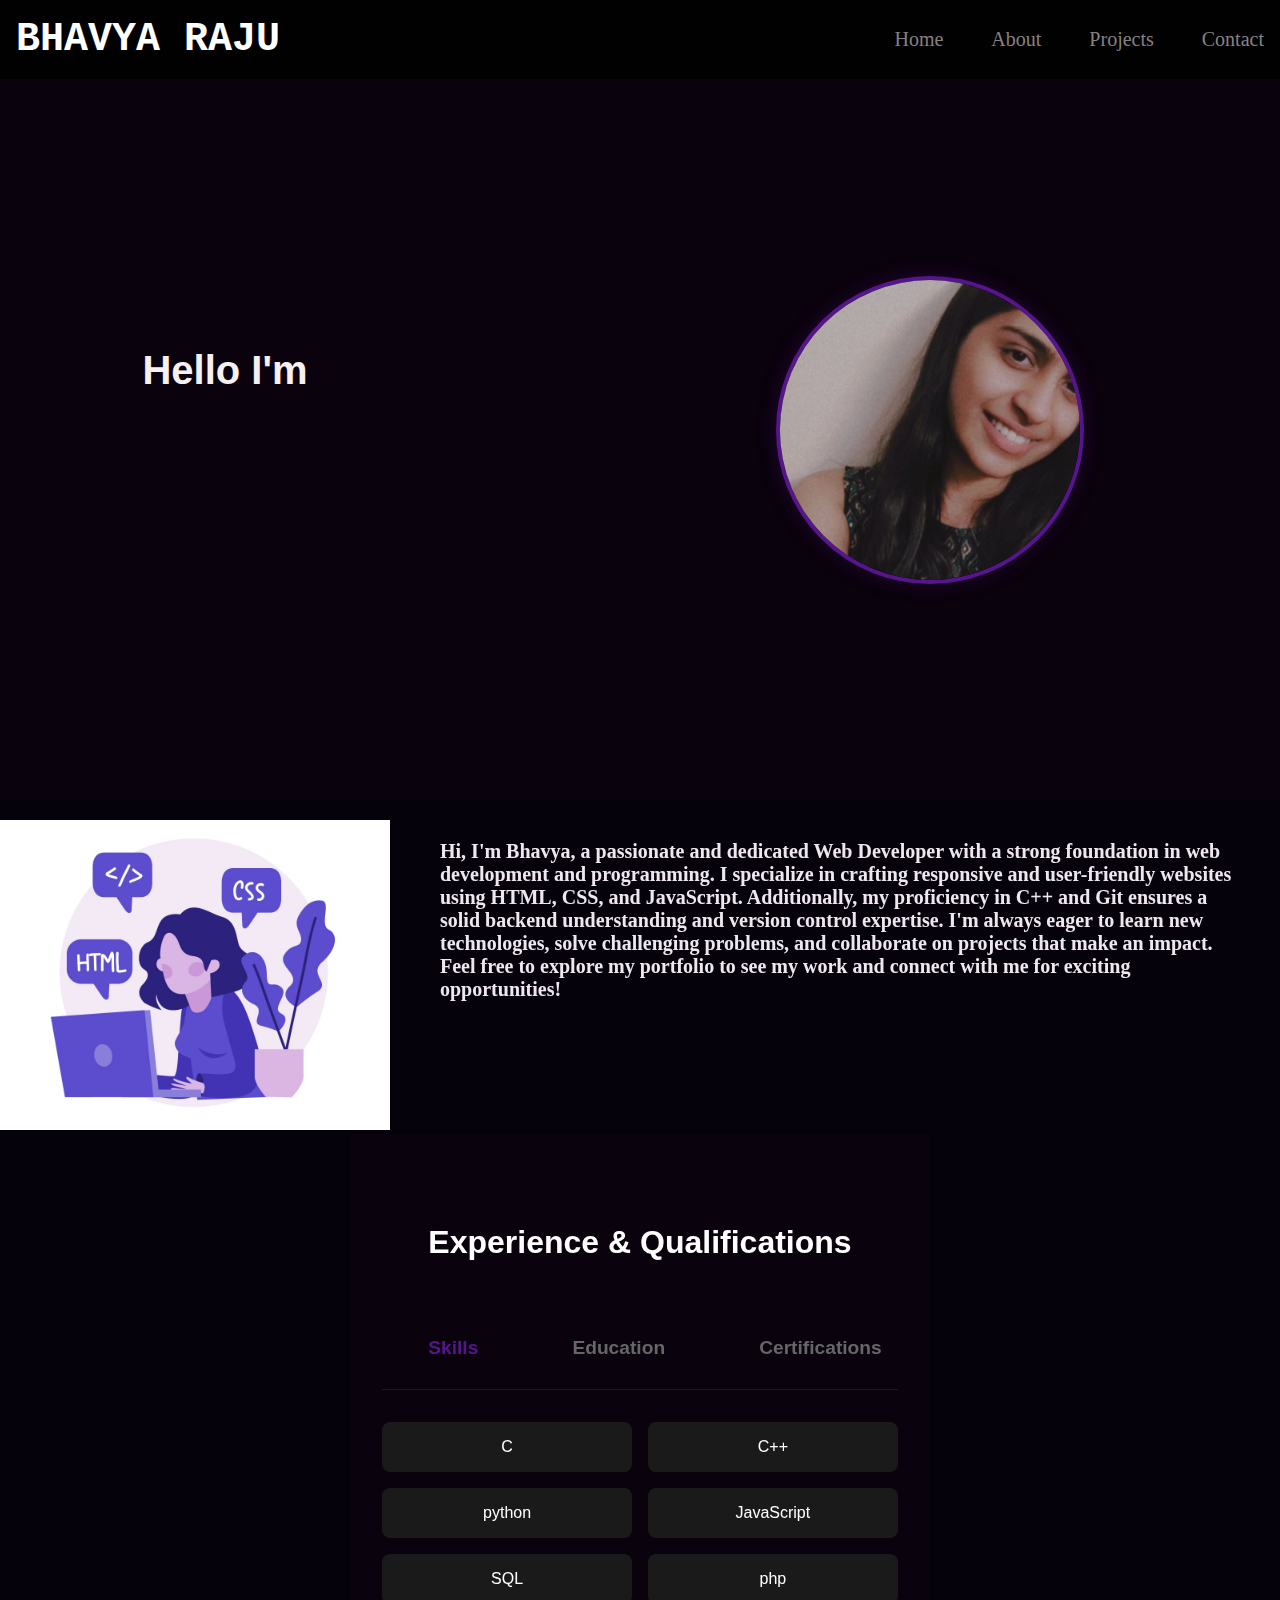
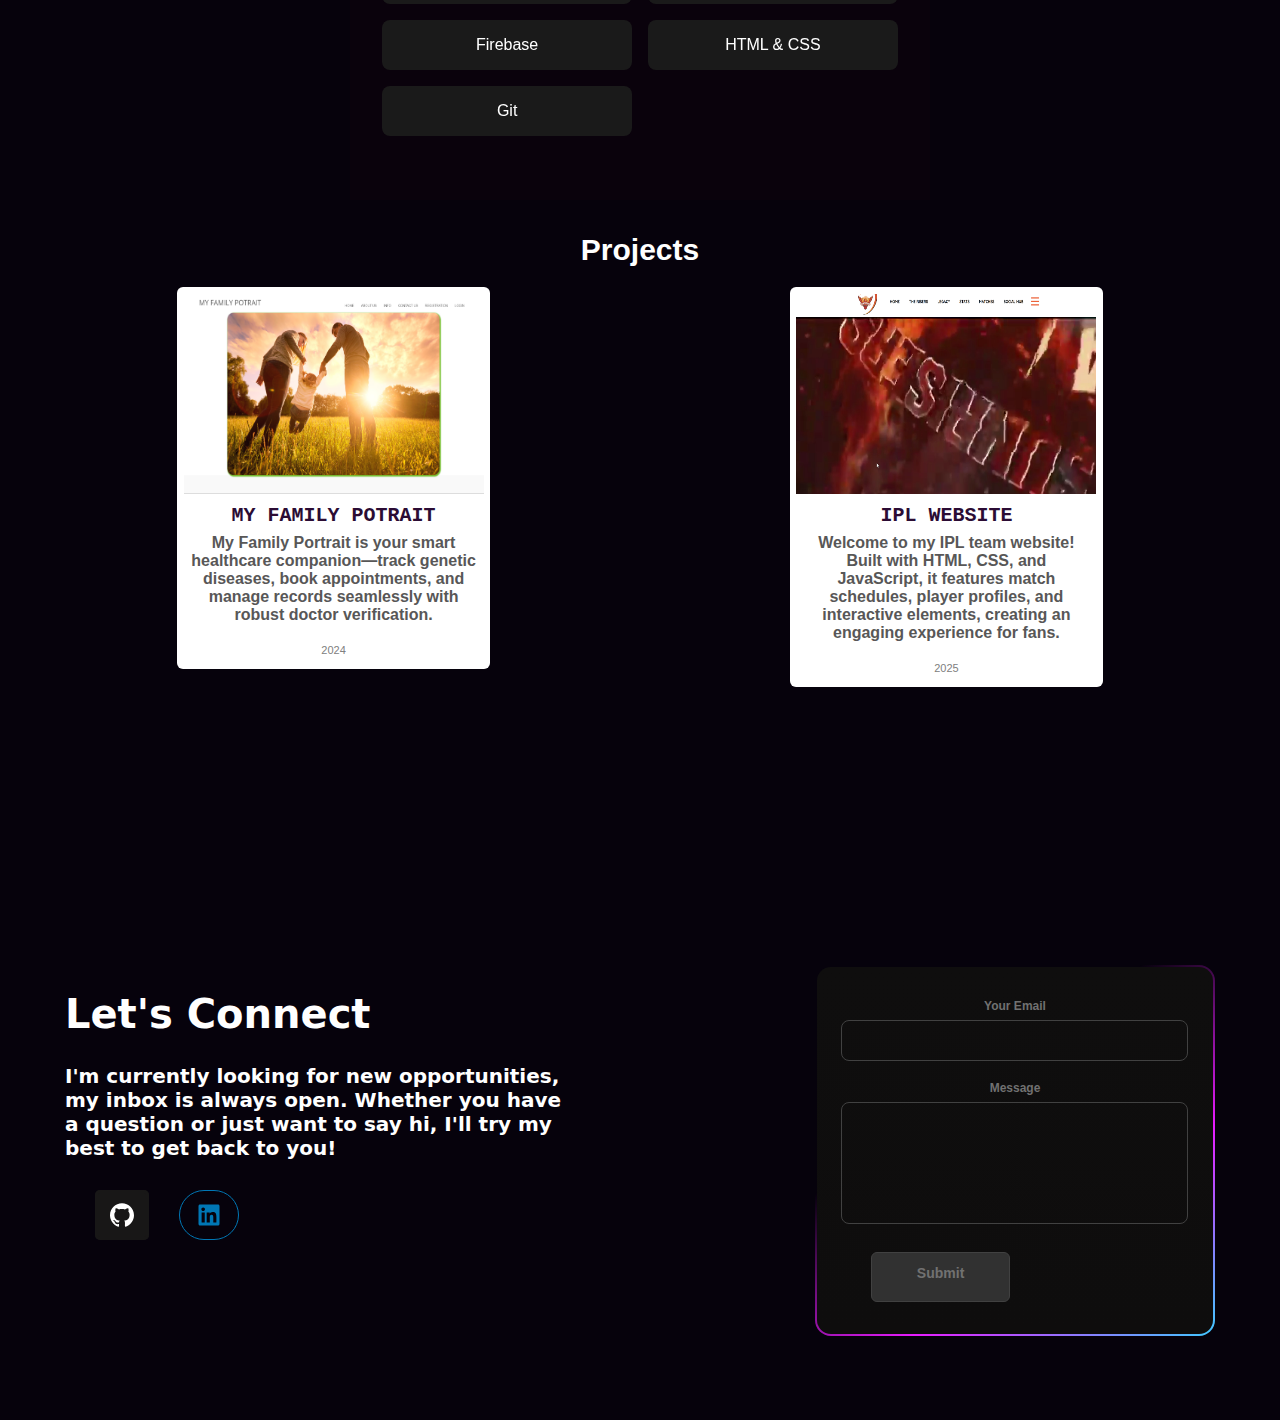
<file: Portfolio/index.html>
<!DOCTYPE html>
<html lang="en">
<head>
    <meta charset="UTF-8">
    <meta name="viewport" content="width=device-width, initial-scale=1.0">
    <title>Bhavya Raju</title>
    <link rel="stylesheet" href="index.css">
</head>
<body>
    <header>
        <nav class="navbar">
            <div class="logo"><a href="index.html">BHAVYA RAJU</a></div>
            <ul class="nav-links">
                <li><a href="#home">Home</a></li>
                <li><a href="#about">About</a></li>
                <li><a href="#projects">Projects</a></li>
                <li><a href="#contact">Contact</a></li>
            </ul>
            <div class="burger">
                <div class="line"></div>
                <div class="line"></div>
                <div class="line"></div>
            </div>
        </nav>
    </header>
    <main>
        <section id="home">
            <div class="home-content">
                <div class="text-animation">
                    <p>Hello I'm</p>
                    <div class="loader">
                        <div class="words">
                            <span class="word">Bhavya</span>
                            <span class="word">Web Developer</span>
                        </div>
                    </div>
                </div>
                <div class="profile-image">
                   <img src="profile.jpg" alt="" />
                </div>
            </div>
        </section>
        <section id="about">
          
    <div id="ab">
        <div>
<img src="tech.jpg" alt="">
        </div>
            
            <div id="aboutme"><p>
            Hi, I'm Bhavya, a passionate and dedicated Web Developer with a strong foundation in web development and programming. I specialize in crafting responsive and user-friendly websites using HTML, CSS, and JavaScript. Additionally, my proficiency in C++ and Git ensures a solid backend understanding and version control expertise.

            I'm always eager to learn new technologies, solve challenging problems, and collaborate on projects that make an impact.
            
            Feel free to explore my portfolio to see my work and connect with me for exciting opportunities!</p></div>
    </div>
            
           
<section id="skills-education" class="skills-section">
    <div class="container">
        <h2>Experience & Qualifications</h2>
        
        <div class="tabs">
            <button class="tab-btn active" data-tab="skills">Skills</button>
            <button class="tab-btn" data-tab="education">Education</button>
             <button class="tab-btn" data-tab="certifications">Certifications</button>
        </div>

        <div class="tab-content active" id="skills">
            <div class="skills-grid">
                <div class="skill-item">C</div>
                <div class="skill-item">C++</div>
                <div class="skill-item">python</div>
                <div class="skill-item">JavaScript</div>
                <div class="skill-item">SQL</div>
                <div class="skill-item">php</div>
                <div class="skill-item">Firebase</div>
                <div class="skill-item">HTML & CSS</div>
                <div class="skill-item">Git</div>
            </div>
        </div>

        <div class="tab-content" id="education">
            <a href="https://www.cusat.ac.in/" style="text-decoration: none;"><div class="education-item">
                <h3>Bachelor of Technology</h3>
                <p class="institution">Cochin University of Science and Technology</p>
                <p class="year">2022 - 2026</p>
                <p class="details">Information Technology</p>
            </div></a>
        </div>

         <div class="tab-content" id="certifications">
            <a href="https://www.linkedin.com/learning/certificates/e66d9b8b3a0fef68e7205e93e23156ce474694e7eb81d99a86dfa4c9172c23f8" style="text-decoration: none;"><div class="certification-item">
                <h3>Career Essentials in Generative AI </h3>
                <p class="issuer">Microsoft & LinkedIn</p>
                <p class="year">2023</p>
            </div></a>
            <a href="https://www.linkedin.com/feed/update/urn:li:activity:7236824022099902464/" style="text-decoration: none;"><div class="certification-item">
                <h3>AI/ML For Geodata Analysis</h3>
                <p class="issuer">ISRO</p>
                <p class="year">2023</p>
            </div></a>
        </div>
    </div>
</section>

        </div>

        </section>
        <section id="projects">
            <h1>Projects</h1>
            <div id="pro">
                <div id="card1">
                    
<div class="card">
    <div class="card-image"> <a href="https://github.com/bhavyaraju12/my-family-potrait-v2"><img src="My-Family-Potrait.png" alt=""></a></div>
    <div class="category"> My Family Potrait </div>
    <div class="heading">My Family Portrait is your smart healthcare companion—track genetic diseases, book appointments, and manage records seamlessly with robust doctor verification.
        <div class="author"> 2024</div>
    </div>
</div>
                </div>
                <div id="card2"><div class="card">
                    <div class="card-image"> <a href="https://github.com/bhavyaraju12/ShadowFox/tree/main/SunRisersHyderabad"><img src="project2.png" alt=""></a> </div>
                    <div class="category"> IPL Website </div>
                    <div class="heading"> Welcome to my IPL team website! Built with HTML, CSS, and JavaScript, it features match schedules, player profiles, and interactive elements, creating an engaging experience for fans.
                        <div class="author"> 2025</div>
                    </div>
                </div></div>
            </div>
        </section>
        <section id="contact">
           
            <div id="cont">
                <div id="content">
                   <h1> Let's Connect</h1>
I'm currently looking for new opportunities, my inbox is always open. Whether you have a question or just want to say hi, I'll try my best to get back to you!
<div id="logo2">
<div>
    <a href="https://github.com/bhavyaraju12" >
    <button class="button">
      <svg width="24" height="24" viewBox="0 0 24 24" fill="none" xmlns="http://www.w3.org/2000/svg">
      <path d="M12 0.296997C5.37 0.296997 0 5.67 0 12.297C0 17.6 3.438 22.097 8.205 23.682C8.805 23.795 9.025 23.424 9.025 23.105C9.025 22.82 9.015 22.065 9.01 21.065C5.672 21.789 4.968 19.455 4.968 19.455C4.422 18.07 3.633 17.7 3.633 17.7C2.546 16.956 3.717 16.971 3.717 16.971C4.922 17.055 5.555 18.207 5.555 18.207C6.625 20.042 8.364 19.512 9.05 19.205C9.158 18.429 9.467 17.9 9.81 17.6C7.145 17.3 4.344 16.268 4.344 11.67C4.344 10.36 4.809 9.29 5.579 8.45C5.444 8.147 5.039 6.927 5.684 5.274C5.684 5.274 6.689 4.952 8.984 6.504C9.944 6.237 10.964 6.105 11.984 6.099C13.004 6.105 14.024 6.237 14.984 6.504C17.264 4.952 18.269 5.274 18.269 5.274C18.914 6.927 18.509 8.147 18.389 8.45C19.154 9.29 19.619 10.36 19.619 11.67C19.619 16.28 16.814 17.295 14.144 17.59C14.564 17.95 14.954 18.686 14.954 19.81C14.954 21.416 14.939 22.706 14.939 23.096C14.939 23.411 15.149 23.786 15.764 23.666C20.565 22.092 24 17.592 24 12.297C24 5.67 18.627 0.296997 12 0.296997Z" fill="white"></path>
      </svg>
      
    </button></a></div>
    <div>
        <a href="https://www.linkedin.com/in/bhavya-raju-87301625a?lipi=urn%3Ali%3Apage%3Ad_flagship3_profile_view_base_contact_details%3Bk28PgLE8RN%2BVaTnhsrDZUQ%3D%3D" >
        <button>
          <svg
            xmlns="http://www.w3.org/2000/svg"
            width="28"
            height="28"
            fill="currentColor"
            class="bi bi-twitter"
            viewBox="0 0 24 24"
          >
            <path
              d="M18.3362 18.339H15.6707V14.1622C15.6707 13.1662 15.6505 11.8845 14.2817 11.8845C12.892 11.8845 12.6797 12.9683 12.6797 14.0887V18.339H10.0142V9.75H12.5747V10.9207H12.6092C12.967 10.2457 13.837 9.53325 15.1367 9.53325C17.8375 9.53325 18.337 11.3108 18.337 13.6245V18.339H18.3362ZM7.00373 8.57475C6.14573 8.57475 5.45648 7.88025 5.45648 7.026C5.45648 6.1725 6.14648 5.47875 7.00373 5.47875C7.85873 5.47875 8.55173 6.1725 8.55173 7.026C8.55173 7.88025 7.85798 8.57475 7.00373 8.57475ZM8.34023 18.339H5.66723V9.75H8.34023V18.339ZM19.6697 3H4.32923C3.59498 3 3.00098 3.5805 3.00098 4.29675V19.7033C3.00098 20.4202 3.59498 21 4.32923 21H19.6675C20.401 21 21.001 20.4202 21.001 19.7033V4.29675C21.001 3.5805 20.401 3 19.6675 3H19.6697Z"
            ></path>
          </svg>
    
        </button></a>
        </div>
    </div>
                </div>
                
                <div><div class="form-container">
                    <form class="form">
                      <div class="form-group">
                        <label for="email"> Your Email</label>
                        <input type="text" id="email" name="email" required="">
                      </div>
                      <div class="form-group">
                        <label for="textarea">Message</label>
                        <textarea name="textarea" id="textarea" rows="10" cols="50" required=""  >          </textarea>
                      </div>
                      <button class="form-submit-btn" type="submit">Submit</button>
                    </form>
                  </div></div>
            </div>
            <div>

                <div>
                    
                </div>
            </div>
        </section>
    </main>

    <script>
        const burger = document.querySelector('.burger');
        const navLinks = document.querySelector('.nav-links');
        
        
document.addEventListener('DOMContentLoaded', function() {
    const tabButtons = document.querySelectorAll('.tab-btn');
    const tabContents = document.querySelectorAll('.tab-content');

    function switchTab(tabId) {
        
        tabButtons.forEach(btn => btn.classList.remove('active'));
        tabContents.forEach(content => content.classList.remove('active'));

       
        const clickedButton = document.querySelector(`[data-tab="${tabId}"]`);
        const activeContent = document.getElementById(tabId);
        
        clickedButton.classList.add('active');
        activeContent.classList.add('active');
    }

    tabButtons.forEach(button => {
        button.addEventListener('click', () => {
            const tabId = button.getAttribute('data-tab');
            switchTab(tabId);
        });
    });
});
        burger.addEventListener('click', () => {
            navLinks.classList.toggle('nav-active');
        });
    </script>
</body>
</html>
</file>
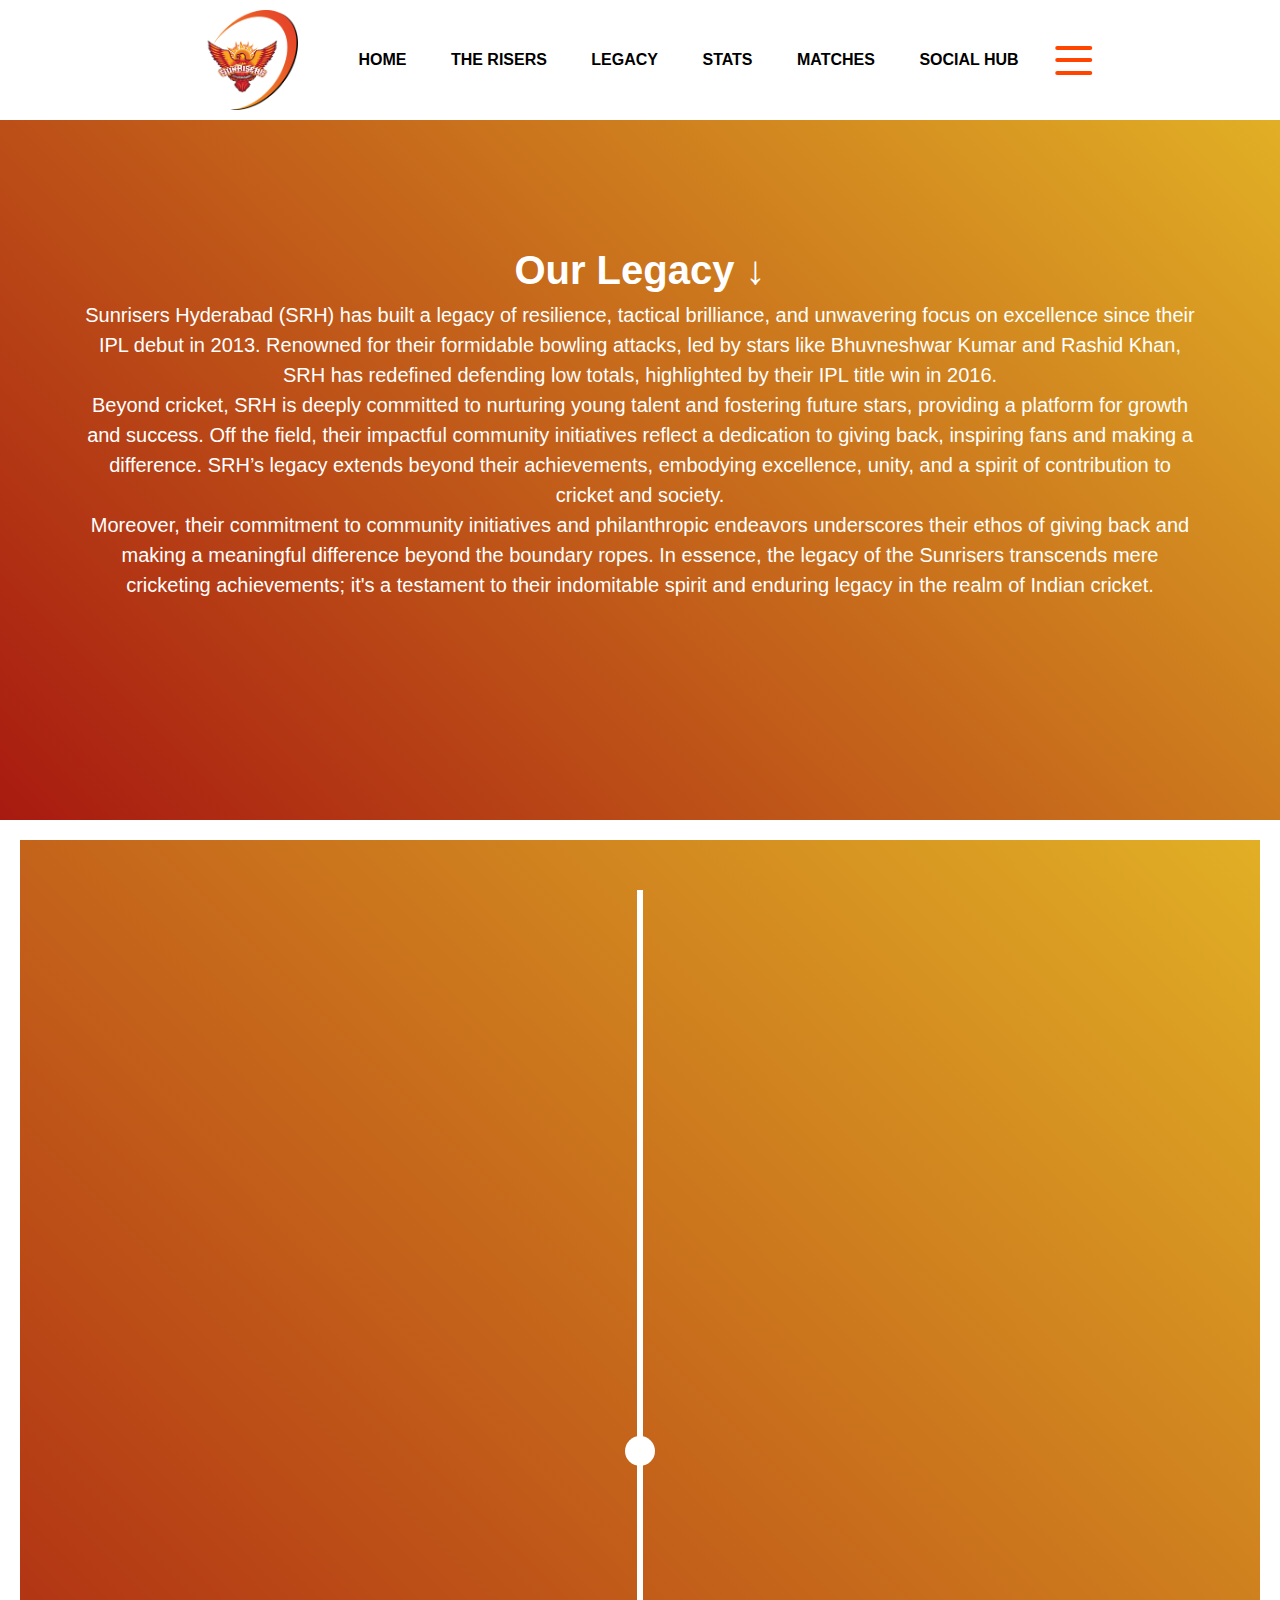
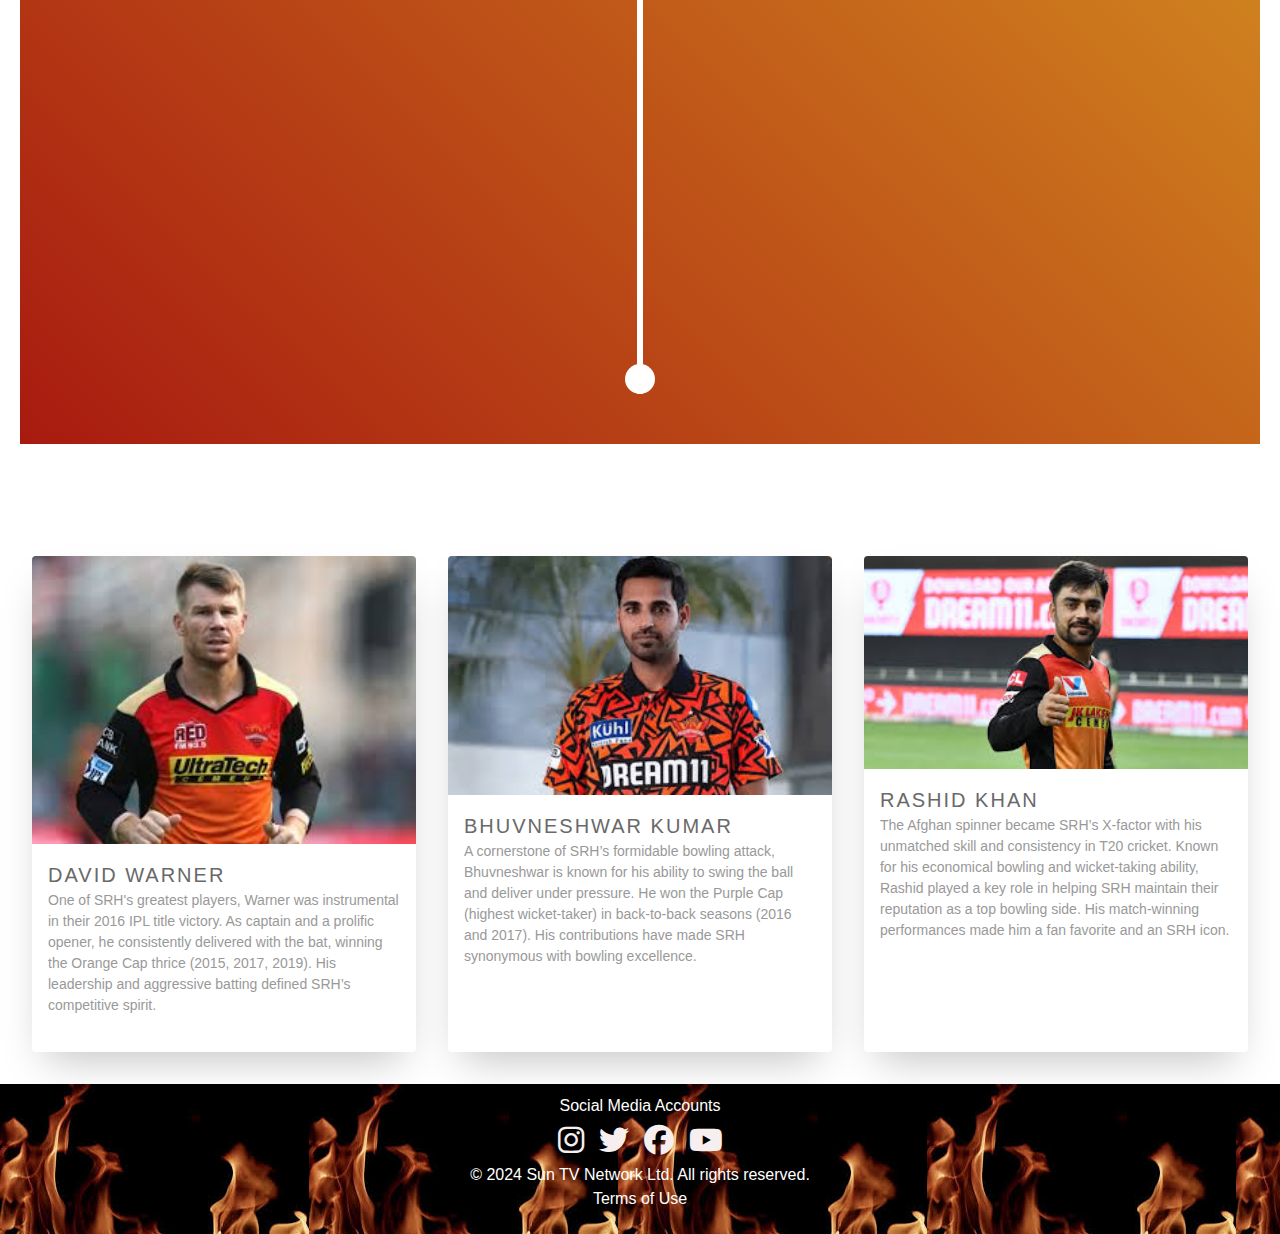
<file: SunRisersHyderabad/legacy.html>
<!DOCTYPE html>
<html lang="en">
<head>
    <meta charset="UTF-8">
    <meta name="viewport" content="width=device-width, initial-scale=1.0">
    <title>Sunrisers |Legacy</title>
    <link rel="stylesheet" href="template.css"> 
    <link rel="stylesheet" href="hamburger.css">
    <link rel="stylesheet" href="legacy.css">
    <link rel="stylesheet" href="https://cdnjs.cloudflare.com/ajax/libs/font-awesome/6.5.1/css/all.min.css">

</head>
<body>
<nav>
  <div id="logo">
  <a href="index.html"><img src="SRH-icon.png" style="height: 100px; margin-right: 20px;"></a></div>
  <div id="nav1">
  <a href="index.html" >HOME</a>
  <a href="Squad.html">THE RISERS</a>
  <a href="legacy.html">LEGACY</a>
  <a href="stat1.html">STATS</a>
  <a href="events.html">MATCHES</a>
  <a href="Social.html">SOCIAL HUB</a></div>

  
  
      <div class="off-screen-menu">
        <div class="off-screen-menu-padding">
          
          <div><a href="poll.html"><img src="faq.png">Poll</a><br></div>
        </div>
      </div>
  
      <div class="ham-menu">
        <span></span>
        <span></span>
        <span></span>
      </div>
    </nav>
  
    
    <section class="intro">
        <div class="container">
            <h1>Our Legacy &darr;</h1>
            <div >
                <p>Sunrisers Hyderabad (SRH) has built a legacy of resilience, tactical brilliance, and unwavering focus on excellence since their IPL debut in 2013. Renowned for their formidable bowling attacks, led by stars like Bhuvneshwar Kumar and Rashid Khan, SRH has redefined defending low totals, highlighted by their IPL title win in 2016.</p>
                <p>Beyond cricket, SRH is deeply committed to nurturing young talent and fostering future stars, providing a platform for growth and success. Off the field, their impactful community initiatives reflect a dedication to giving back, inspiring fans and making a difference. SRH’s legacy extends beyond their achievements, embodying excellence, unity, and a spirit of contribution to cricket and society.</p>
                <p>Moreover, their commitment to community initiatives and philanthropic endeavors underscores their ethos of giving back and making a meaningful difference beyond the boundary ropes. In essence, the legacy of the Sunrisers transcends mere cricketing achievements; it's a testament to their indomitable spirit and enduring legacy in the realm of Indian cricket.</p>
            </div>
        </div>
    </section>
    
    
      <section class="timeline">
        <ul>
          <li>
            <div>
              <img src="2016.jpeg" style="height: 200px; width: 100%;  ">
              <time><h1>2016</h1></time> <p>
              <h2>Champions</h2>
              Most runs: DA Warner - 848 runs<br>
              Most wickets: Bhuvneshwar Kumar - 23 wickets
              </p>
              <p>
                In 2016,the Sunrisers Hyderabad lifted their first IPL title under David Warner's captaincy, as they defeated Royal Challengers Bangalore in the final.SRH became the first, and to date, the only team to win the title after having played the eliminator
              </p>
            </div>
          </li>
          <li>
            <div>
              <img src="2018.jpeg" style="height: 200px; width: 100%; ">
              <time><h1>2018</h1></time> <p>
              <h2>Runner Ups</h2>
              Most runs: KS Williamson - 735 runs<br>
              Most wickets: Rashid Khan and Siddarth Kaul - 21 wickets
              </p>
              <p>
                SRH finished the 2018 season as runners-up of the competition after losing to Chennai Super Kings in the final with 10 wins and seven losses.
              </p>
            </div>
          </li>
        </ul>
      </section>

<section style="background-color:white;" class="l-body">

        

<h1 style="width: 100vw; text-align: center; height: fit-content; color: white;"> Our Legends</h1>
<ul class="cards">
  <li class="cards__item">
    <div class="card">
      <img src="DA.jpeg">  
      <div class="card__content">
        <div class="card__title">David Warner</div>
        <p class="card__text">One of SRH's greatest players, Warner was instrumental in their 2016 IPL title victory.
          As captain and a prolific opener, he consistently delivered with the bat, winning the Orange Cap thrice (2015, 2017, 2019).
          His leadership and aggressive batting defined SRH’s competitive spirit. </p>
      </div>
    </div>
  </li>
  <li class="cards__item">
    <div class="card">
      <img src="bhuv.jpeg">  
      <div class="card__content">
        <div class="card__title">Bhuvneshwar Kumar</div>
        <p class="card__text">A cornerstone of SRH’s formidable bowling attack, Bhuvneshwar is known for his ability to swing the ball and deliver under pressure.
          He won the Purple Cap (highest wicket-taker) in back-to-back seasons (2016 and 2017).
          His contributions have made SRH synonymous with bowling excellence. </p>
      </div>
    </div>
  </li>
  <li class="cards__item">
    <div class="card">
      <img src="RA.jpeg">  
      <div class="card__content">
        <div class="card__title">Rashid Khan</div>
        <p class="card__text">The Afghan spinner became SRH’s X-factor with his unmatched skill and consistency in T20 cricket.
          Known for his economical bowling and wicket-taking ability, Rashid played a key role in helping SRH maintain their reputation as a top bowling side.
          His match-winning performances made him a fan favorite and an SRH icon.</p>
      </div>
    </div>
  </li>
  
</ul>

</section>

    <footer>
       
    Social Media Accounts
    <div class="social-icons">
      <a href="https://www.instagram.com/sunrisershyd/?hl=en" target="_blank"><i class="fab fa-instagram"></i></a>
      <a href="https://x.com/SunRisers?ref_src=twsrc%5Egoogle%7Ctwcamp%5Eserp%7Ctwgr%5Eauthor" target="_blank"><i
          class="fab fa-twitter"></i></a>
      <a href="https://www.facebook.com/sunrisershyderabad/" target="_blank"><i class="fab fa-facebook"></i></a>
      <a href="https://www.youtube.com/channel/UCScgEv0U9Wcnk24KfAzGTXg" target="_blank"><i
          class="fab fa-youtube"></i></a>
    </div>
    
    &copy; 2024 Sun TV Network Ltd. All rights reserved.
    <div><a href="">Terms of Use</a></div>
    </footer>

    <script src="hamburger.js"></script>

    <script>
        (function () {
  "use strict";


  var items = document.querySelectorAll(".timeline li");

  
  function isElementInViewport(el) {
    var rect = el.getBoundingClientRect();
    return (
      rect.top >= 0 &&
      rect.left >= 0 &&
      rect.bottom <=
        (window.innerHeight || document.documentElement.clientHeight) &&
      rect.right <= (window.innerWidth || document.documentElement.clientWidth)
    );
  }

  function callbackFunc() {
    for (var i = 0; i < items.length; i++) {
      if (isElementInViewport(items[i])) {
        items[i].classList.add("in-view");
      }
    }
  }


  window.addEventListener("load", callbackFunc);
  window.addEventListener("resize", callbackFunc);
  window.addEventListener("scroll", callbackFunc);
})();

    </script>
    
    
</body>
</html>
</file>
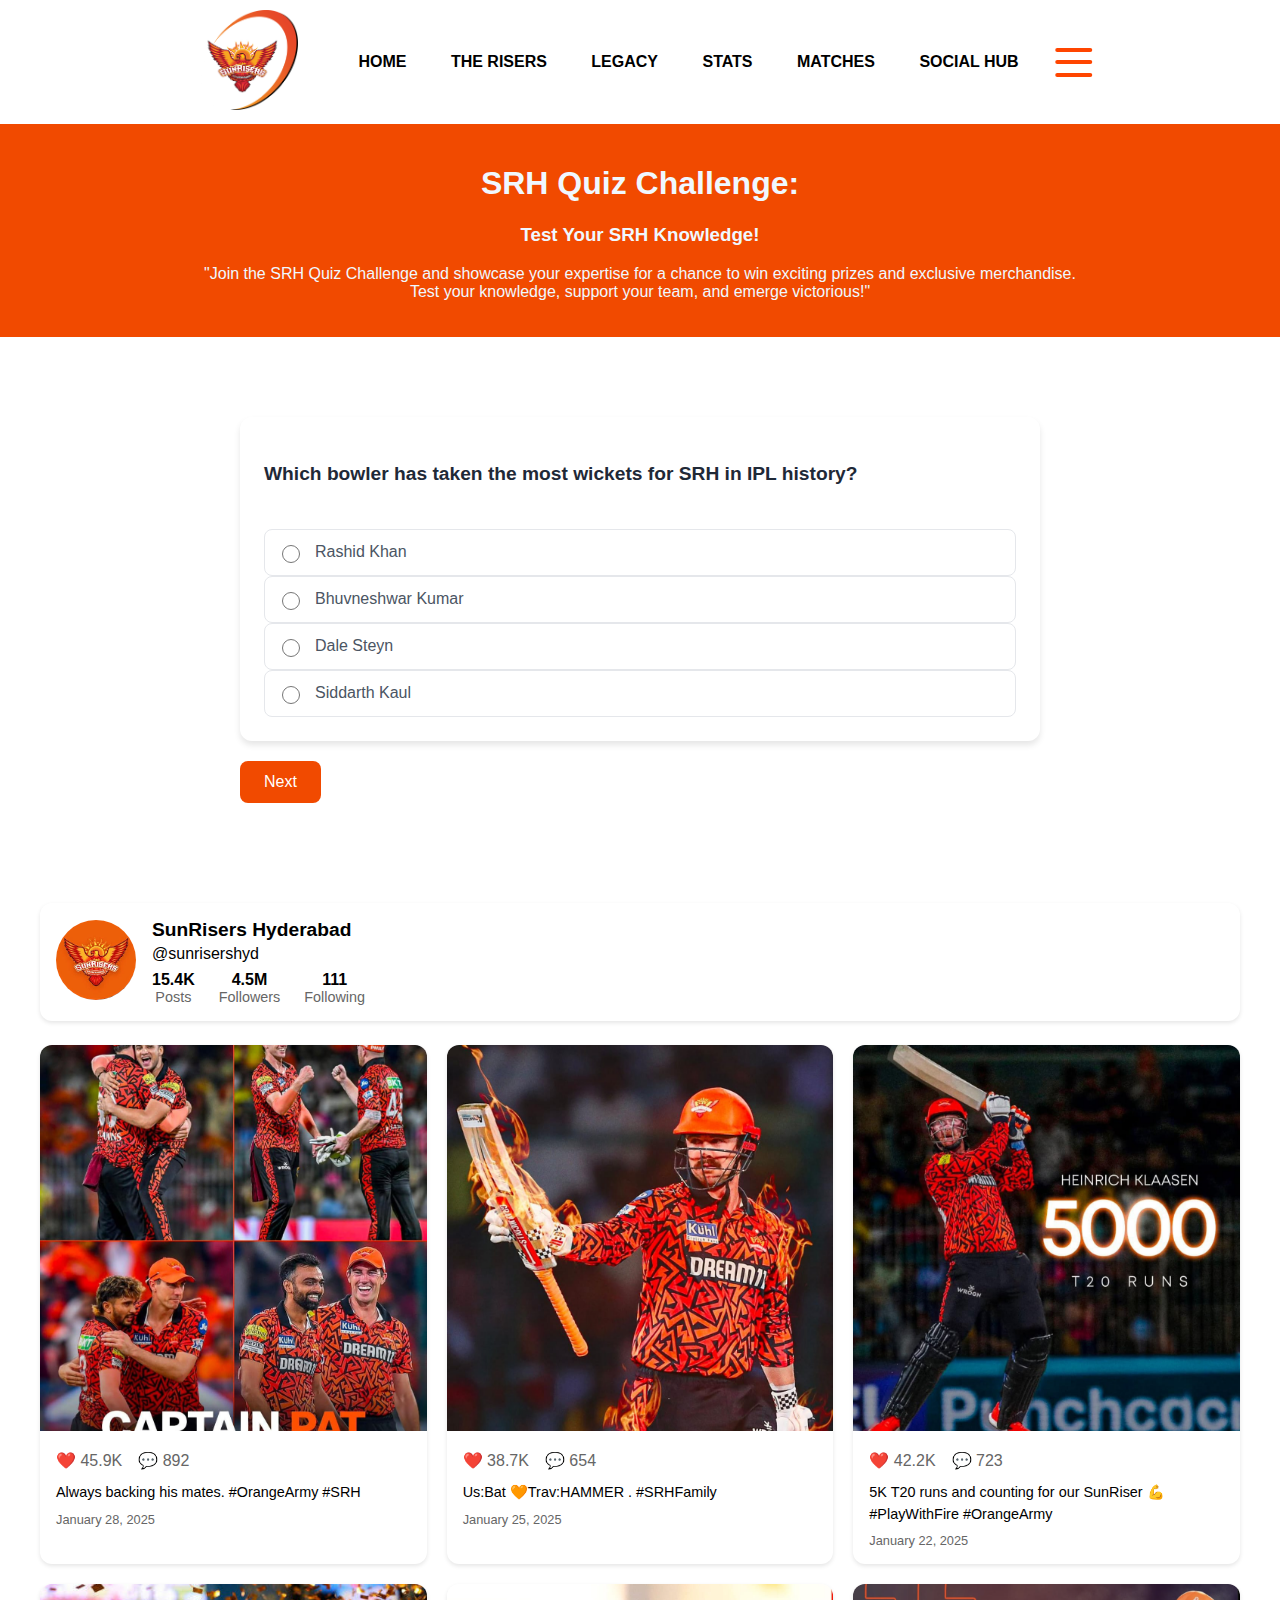
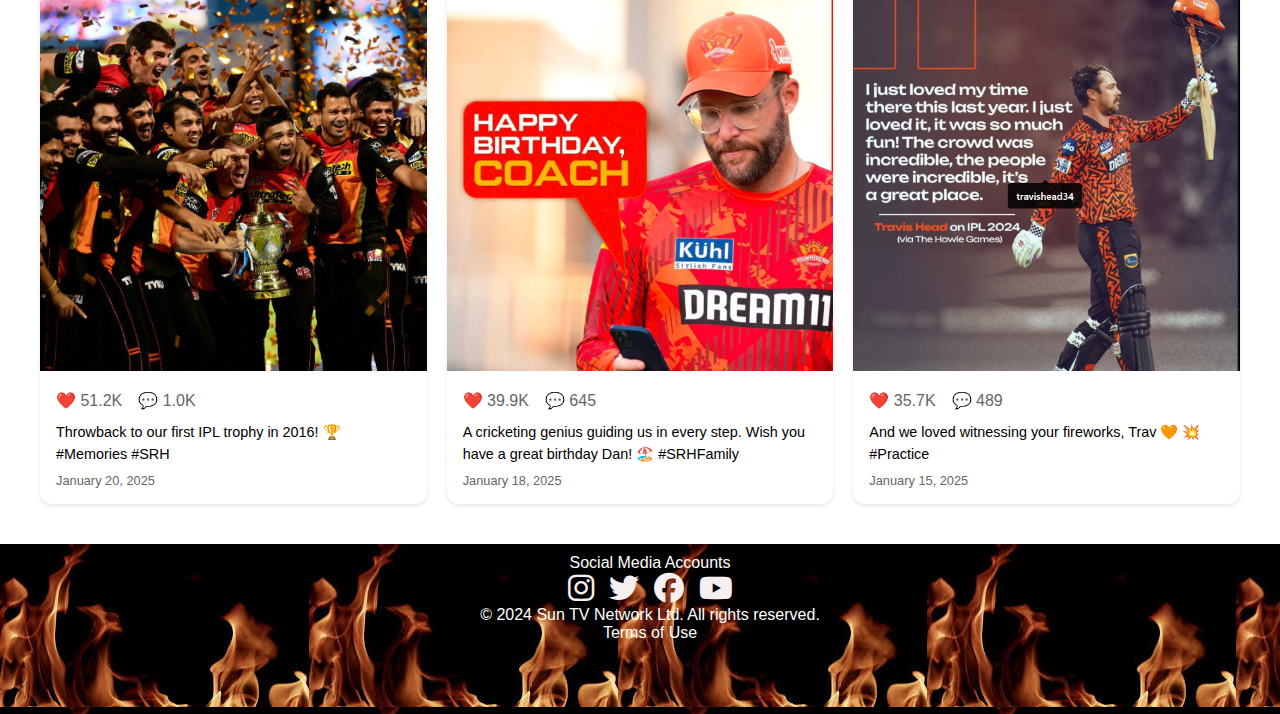
<file: SunRisersHyderabad/Social.html>
<!DOCTYPE html>
<html lang="en">

<head>
    <meta charset="UTF-8">
    <meta name="viewport" content="width=device-width, initial-scale=1.0">
    <title>Sunrisers|Social</title>
    <link rel="stylesheet" href="template.css">
    <link rel="stylesheet" href="hamburger.css">
    <link rel="stylesheet" href="Social.css">
    <link rel="stylesheet" href="quiz.css">
    <link rel="stylesheet" href="https://cdnjs.cloudflare.com/ajax/libs/font-awesome/6.5.1/css/all.min.css">
</head>

<body>
    <nav>
      <div id="logo">
      <a href="index.html"><img src="SRH-icon.png" style="height: 100px; margin-right: 20px;"></a></div>
      <div id="nav1">
      <a href="index.html" >HOME</a>
      <a href="Squad.html">THE RISERS</a>
      <a href="legacy.html">LEGACY</a>
      <a href="stat1.html">STATS</a>
      <a href="events.html">MATCHES</a>
      <a href="Social.html">SOCIAL HUB</a></div>
  
        <div class="off-screen-menu">
            <div class="off-screen-menu-padding">
                <div><a href="poll.html"><img src="faq.png">Poll</a><br></div>
    

            </div>
        </div>

        <div class="ham-menu">
            <span></span>
            <span></span>
            <span></span>
        </div>
    </nav>
    
    <section style="background-color:#F14A00; color: aliceblue; text-align: center;">
        <h1>SRH Quiz Challenge:</h1>
        <h3>Test Your SRH Knowledge!</h3>
        <p>"Join the SRH Quiz Challenge and showcase your expertise for a chance to win exciting
            prizes and exclusive merchandise.<br> Test your knowledge, support your team, and emerge victorious!"
        </p>
    </section>

    <section>
        <div class="container">
            <div class="q-main-content">
                <div class="quiz-container">
                    <div id="question-container">
                        <h3 id="question">Question</h3>
                        <div id="answer-buttons"></div>
                    </div>
                    <button id="next-btn" class="btn hide">Next</button>
                    <div id="result" class="hide"></div>
                    <button id="restart-btn" class="btn hide">Restart</button>
                </div>
            </div>
        </div>
    </section>


    <section>

      <a href="https://www.instagram.com/sunrisershyd/?hl=en" style="text-decoration: none; color: black;"><div class="instagram-container">
        <div class="instagram-header">
          <img src="insta.jpeg" alt="SRH Profile" class="profile-image">
          <div class="profile-info">
            <div class="profile-name">SunRisers Hyderabad</div>
            <div class="profile-username">@sunrisershyd</div></a>
            <div class="profile-stats">
              <div class="stat">
                <div class="stat-number">15.4K</div>
                <div class="stat-label">Posts</div>
              </div>
              <div class="stat">
                <div class="stat-number">4.5M</div>
                <div class="stat-label">Followers</div>
              </div>
              <div class="stat">
                <div class="stat-number">111</div>
                <div class="stat-label">Following</div>
              </div>
            </div>
          </div>
        </div>
    
        <div class="instagram-grid" id="post-grid"></div>
      </div>

    </section>
    <script>
 const posts = [
  {
    id: 1,
    image: "PC.jpg",
    caption: "Always backing his mates. #OrangeArmy #SRH",
    likes: 45892,
    comments: 892,
    date: "2025-01-28",
    link: "https://www.instagram.com/p/DFEs1WfTN_4/"
  },
  {
    id: 2,
    image: "trav.jpg",
    caption: "Us:Bat 🧡Trav:HAMMER . #SRHFamily",
    likes: 38721,
    comments: 654,
    date: "2025-01-25",
    link: "https://www.instagram.com/sunrisershyd/p/DB54pVYTGVW/"
  },
  {
    id: 3,
    image: "hk.jpg",
    caption: "5K T20 runs and counting for our SunRiser 💪 #PlayWithFire #OrangeArmy",
    likes: 42156,
    comments: 723,
    date: "2025-01-22",
    link: "https://www.instagram.com/p/DFSlgyPsv4y/"
  },
  {
    id: 4,
    image: "champions.jpg",
    caption: "Throwback to our first IPL trophy in 2016! 🏆 #Memories #SRH",
    likes: 51234,
    comments: 1023,
    date: "2025-01-20",
    link: "https://www.instagram.com/sunrisershyd/p/CAxlcmDjc2V/?img_index=1"
  },
  {
    id: 5,
    image: "coach.jpg",
    caption: "A cricketing genius guiding us in every step. Wish you have a great birthday Dan! 🏖️ #SRHFamily",
    likes: 39875,
    comments: 645,
    date: "2025-01-18",
    link: "https://www.instagram.com/sunriserehyderabad/p/DFXJmLDSheR/?img_index=1"
  },
  {
    id: 6,
    image: "HK.png",
    caption: "And we loved witnessing your fireworks, Trav 🧡 💥 #Practice",
    likes: 35678,
    comments: 489,
    date: "2025-01-15",
    link: "https://www.instagram.com/p/DDhLdxGzraF/" 
  }
];

function formatNumber(num) {
  if (num >= 1000000) {
    return (num / 1000000).toFixed(1) + 'M';
  }
  if (num >= 1000) {
    return (num / 1000).toFixed(1) + 'K';
  }
  return num.toString();
}

function formatDate(dateString) {
  const date = new Date(dateString);
  return date.toLocaleDateString('en-US', { 
    year: 'numeric',
    month: 'long',
    day: 'numeric'
  });
}

function createPostElement(post) {
  const postElement = document.createElement('div');
  postElement.className = 'post-card';
  
  postElement.innerHTML = `
    <a href="${post.link}" target="_blank">
      <img src="${post.image}" alt="Post" class="post-image">
    </a>
    <div class="post-content">
      <div class="post-stats">
        <div class="post-stat">
          ❤️ ${formatNumber(post.likes)}
        </div>
        <div class="post-stat">
          💬 ${formatNumber(post.comments)}
        </div>
      </div>
      <div class="post-caption">${post.caption}</div>
      <div class="post-date">${formatDate(post.date)}</div>
    </div>
  `;

  return postElement;
}

function renderPosts() {
  const grid = document.getElementById('post-grid');
  grid.innerHTML = '';
  
  posts.forEach(post => {
    const postElement = createPostElement(post);
    grid.appendChild(postElement);
  });
}

renderPosts();


window.addEventListener('scroll', () => {
  if ((window.innerHeight + window.scrollY) >= document.body.offsetHeight - 1000) {

    console.log('Would load more posts here');
  }
});</script>


    <footer>
      
    Social Media Accounts
    <div class="social-icons">
      <a href="https://www.instagram.com/sunrisershyd/?hl=en" target="_blank"><i class="fab fa-instagram"></i></a>
      <a href="https://x.com/SunRisers?ref_src=twsrc%5Egoogle%7Ctwcamp%5Eserp%7Ctwgr%5Eauthor" target="_blank"><i
          class="fab fa-twitter"></i></a>
      <a href="https://www.facebook.com/sunrisershyderabad/" target="_blank"><i class="fab fa-facebook"></i></a>
      <a href="https://www.youtube.com/channel/UCScgEv0U9Wcnk24KfAzGTXg" target="_blank"><i
          class="fab fa-youtube"></i></a>
    </div>
    
    &copy; 2024 Sun TV Network Ltd. All rights reserved.
    <div><a href="">Terms of Use</a></div>
    </footer>


    <script src="hamburger.js"></script>
    <script src="quiz.js"></script>


</body>

</html>
</file>
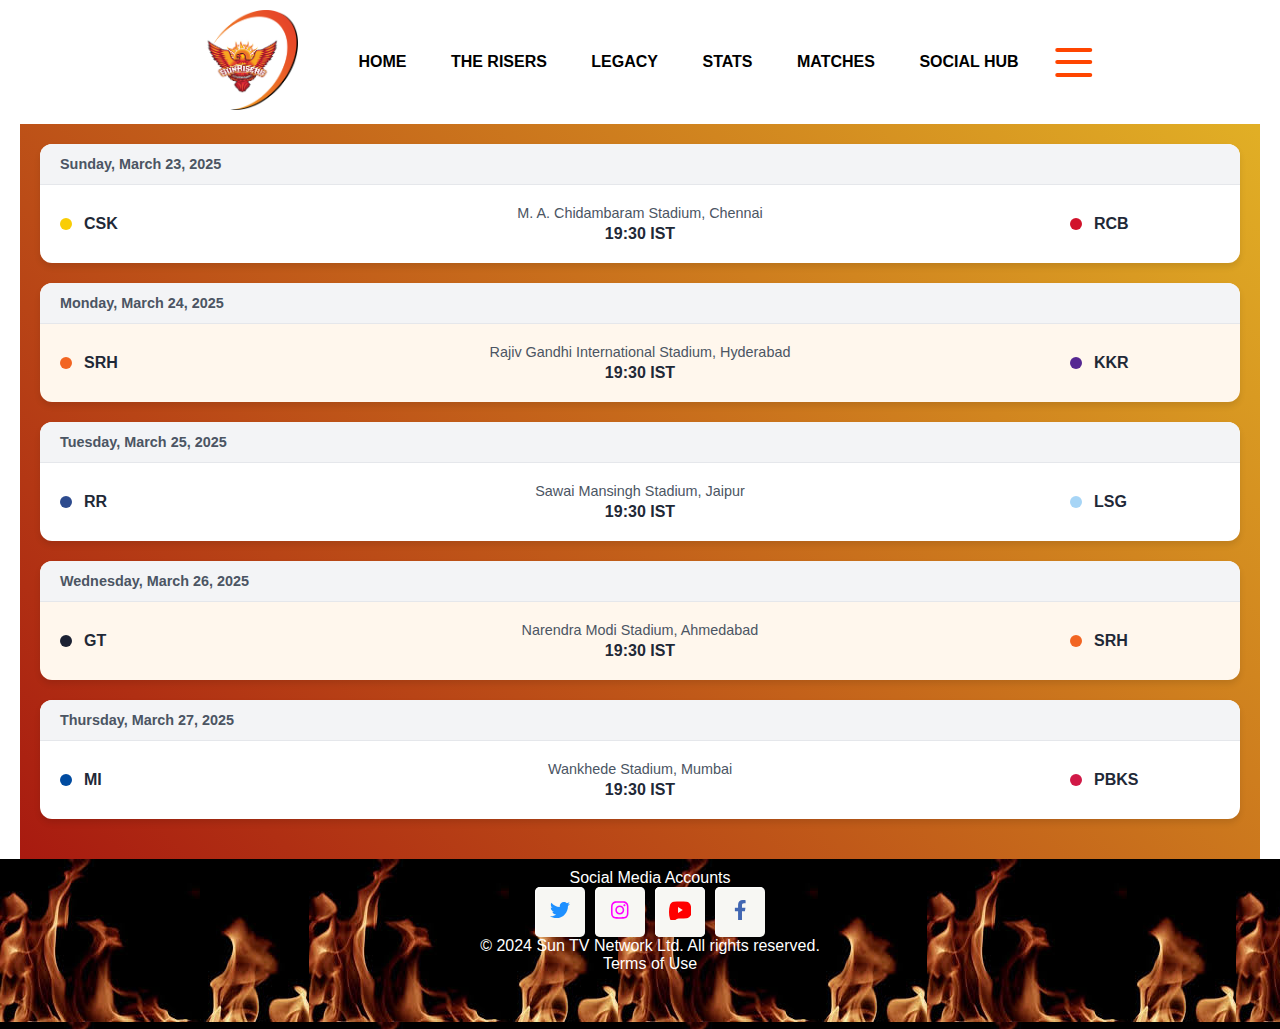
<file: IPL Team/SunRisersHyderabad/SunRisersHyderabad/events.html>
<!DOCTYPE html>
<html lang="en">

<head>
  <meta charset="UTF-8">
  <meta name="viewport" content="width=device-width, initial-scale=1.0">
  <title>Sunrisers |Matches</title>
  <link rel="stylesheet" type="text/css"
    href="https://maxcdn.bootstrapcdn.com/font-awesome/4.7.0/css/font-awesome.min.css">
  <link rel="stylesheet" href="template.css">
  <link rel="stylesheet" href="hamburger.css">


  <style>
    
    .schedule-container {
      background-image: linear-gradient(45deg, #a81a10 0%, #e1af25 100%);
      max-width: 1200px;
      margin: 0 auto;
      padding: 20px;
      font-family: Arial, sans-serif;
    }

    .schedule-card {
      background: white;
      border-radius: 12px;
      box-shadow: 0 4px 6px rgba(0, 0, 0, 0.1);
      margin-bottom: 20px;
      overflow: hidden;
    }

    .match-header {
      background: #f3f4f6;
      padding: 12px 20px;
      border-bottom: 1px solid #e5e7eb;
    }

    .match-date {
      font-size: 0.9rem;
      color: #4b5563;
      font-weight: 600;
    }

    .match-content {
      padding: 20px;
      display: flex;
      align-items: center;
      justify-content: space-between;
      flex-wrap: wrap;
      gap: 20px;
    }

    .team-info {
      display: flex;
      align-items: center;
      gap: 12px;
      min-width: 150px;
    }

    .team-dot {
      width: 12px;
      height: 12px;
      border-radius: 50%;
    }

    .team-name {
      font-weight: 600;
      color: #1f2937;
    }

    .match-details {
      text-align: center;
      flex: 1;
      min-width: 200px;
    }

    .venue {
      font-size: 0.9rem;
      color: #4b5563;
      margin-bottom: 4px;
    }

    .time {
      font-weight: 600;
      color: #1f2937;
    }

    .srh-match {
      background: #fff7ed;
    }

    @media (max-width: 768px) {
      .schedule-container {
        padding: 10px;
      }

      .match-content {
        flex-direction: column;
        text-align: center;
      }

      .team-info {
        justify-content: center;
      }

      .match-details {
        padding: 10px 0;
      }
    }
  </style>
</head>

<body>
  <header>
    
  
    
  </header>
  <nav>
    <div id="logo">
    <a href="index.html"><img src="SRH-icon.png" style="height: 100px; margin-right: 20px;"></a></div>
    <div id="nav1">
    <a href="index.html" >HOME</a>
    <a href="Squad.html">THE RISERS</a>
    <a href="legacy.html">LEGACY</a>
    <a href="stat1.html">STATS</a>
    <a href="events.html">MATCHES</a>
    <a href="Social.html">SOCIAL HUB</a></div>


    <div class="off-screen-menu">
  
        <div><a href="poll.html"><img src="faq.png" style="height: 20px; width: 20px;" >Poll</a><br></div>
      </div>
    </div>

    <div class="ham-menu">
      <span></span>
      <span></span>
      <span></span>
    </div>
  </nav>
  
  <div class="schedule-container" id="schedule-container"></div>

  <script>
    const matches = [
      {
        date: "March 23, 2025",
        team1: { name: "CSK", color: "#F9CD05" },
        team2: { name: "RCB", color: "#D1132B" },
        venue: "M. A. Chidambaram Stadium, Chennai",
        time: "19:30 IST"
      },
      {
        date: "March 24, 2025",
        team1: { name: "SRH", color: "#F26522" },
        team2: { name: "KKR", color: "#552792" },
        venue: "Rajiv Gandhi International Stadium, Hyderabad",
        time: "19:30 IST"
      },
      {
        date: "March 25, 2025",
        team1: { name: "RR", color: "#2D4B8E" },
        team2: { name: "LSG", color: "#A7D5F6" },
        venue: "Sawai Mansingh Stadium, Jaipur",
        time: "19:30 IST"
      },
      {
        date: "March 26, 2025",
        team1: { name: "GT", color: "#1B2133" },
        team2: { name: "SRH", color: "#F26522" },
        venue: "Narendra Modi Stadium, Ahmedabad",
        time: "19:30 IST"
      },
      {
        date: "March 27, 2025",
        team1: { name: "MI", color: "#004BA0" },
        team2: { name: "PBKS", color: "#D11947" },
        venue: "Wankhede Stadium, Mumbai",
        time: "19:30 IST"
      }
    ];

    function formatDate(dateString) {
      const date = new Date(dateString);
      return date.toLocaleDateString('en-US', { 
        weekday: 'long', 
        year: 'numeric', 
        month: 'long', 
        day: 'numeric' 
      });
    }

    function renderSchedule() {
      const container = document.getElementById('schedule-container');
      container.innerHTML = '';

      matches.forEach(match => {
        const isSRHMatch = match.team1.name === 'SRH' || match.team2.name === 'SRH';
        
        const matchCard = document.createElement('div');
        matchCard.className = `schedule-card ${isSRHMatch ? 'srh-match' : ''}`;
        
        matchCard.innerHTML = `
          <div class="match-header">
            <div class="match-date">${formatDate(match.date)}</div>
          </div>
          <div class="match-content">
            <div class="team-info">
              <div class="team-dot" style="background-color: ${match.team1.color}"></div>
              <span class="team-name">${match.team1.name}</span>
            </div>
            <div class="match-details">
              <div class="venue">${match.venue}</div>
              <div class="time">${match.time}</div>
            </div>
            <div class="team-info">
              <div class="team-dot" style="background-color: ${match.team2.color}"></div>
              <span class="team-name">${match.team2.name}</span>
            </div>
          </div>
        `;

        container.appendChild(matchCard);
      });
    }

    // Initialize the schedule
    renderSchedule();
  </script>
</script>

  <footer>
    Social Media Accounts
    <div>
      
<div class="parent">
  <a href="https://x.com/SunRisers?ref_src=twsrc%5Egoogle%7Ctwcamp%5Eserp%7Ctwgr%5Eauthor"><div class="child child-1">
    <button class="button btn-1">
      <svg
        xmlns="http://www.w3.org/2000/svg"
        height="1em"
        viewBox="0 0 512 512"
        fill="#1e90ff"
      >
        <path
          d="M459.37 151.716c.325 4.548.325 9.097.325 13.645 0 138.72-105.583 298.558-298.558 298.558-59.452 0-114.68-17.219-161.137-47.106 8.447.974 16.568 1.299 25.34 1.299 49.055 0 94.213-16.568 130.274-44.832-46.132-.975-84.792-31.188-98.112-72.772 6.498.974 12.995 1.624 19.818 1.624 9.421 0 18.843-1.3 27.614-3.573-48.081-9.747-84.143-51.98-84.143-102.985v-1.299c13.969 7.797 30.214 12.67 47.431 13.319-28.264-18.843-46.781-51.005-46.781-87.391 0-19.492 5.197-37.36 14.294-52.954 51.655 63.675 129.3 105.258 216.365 109.807-1.624-7.797-2.599-15.918-2.599-24.04 0-57.828 46.782-104.934 104.934-104.934 30.213 0 57.502 12.67 76.67 33.137 23.715-4.548 46.456-13.32 66.599-25.34-7.798 24.366-24.366 44.833-46.132 57.827 21.117-2.273 41.584-8.122 60.426-16.243-14.292 20.791-32.161 39.308-52.628 54.253z"
        ></path>
      </svg>
    </button>
  </div></a>
  <a href="https://www.instagram.com/sunrisershyd/?hl=en"><div class="child child-2">
    <button class="button btn-2">
      <svg
        xmlns="http://www.w3.org/2000/svg"
        height="1em"
        viewBox="0 0 448 512"
        fill="#ff00ff"
      >
        <path
          d="M224.1 141c-63.6 0-114.9 51.3-114.9 114.9s51.3 114.9 114.9 114.9S339 319.5 339 255.9 287.7 141 224.1 141zm0 189.6c-41.1 0-74.7-33.5-74.7-74.7s33.5-74.7 74.7-74.7 74.7 33.5 74.7 74.7-33.6 74.7-74.7 74.7zm146.4-194.3c0 14.9-12 26.8-26.8 26.8-14.9 0-26.8-12-26.8-26.8s12-26.8 26.8-26.8 26.8 12 26.8 26.8zm76.1 27.2c-1.7-35.9-9.9-67.7-36.2-93.9-26.2-26.2-58-34.4-93.9-36.2-37-2.1-147.9-2.1-184.9 0-35.8 1.7-67.6 9.9-93.9 36.1s-34.4 58-36.2 93.9c-2.1 37-2.1 147.9 0 184.9 1.7 35.9 9.9 67.7 36.2 93.9s58 34.4 93.9 36.2c37 2.1 147.9 2.1 184.9 0 35.9-1.7 67.7-9.9 93.9-36.2 26.2-26.2 34.4-58 36.2-93.9 2.1-37 2.1-147.8 0-184.8zM398.8 388c-7.8 19.6-22.9 34.7-42.6 42.6-29.5 11.7-99.5 9-132.1 9s-102.7 2.6-132.1-9c-19.6-7.8-34.7-22.9-42.6-42.6-11.7-29.5-9-99.5-9-132.1s-2.6-102.7 9-132.1c7.8-19.6 22.9-34.7 42.6-42.6 29.5-11.7 99.5-9 132.1-9s102.7-2.6 132.1 9c19.6 7.8 34.7 22.9 42.6 42.6 11.7 29.5 9 99.5 9 132.1s2.7 102.7-9 132.1z"
        ></path>
      </svg>
    </button>
  </div></a>
  <div class="child child-3">
    <a href="https://www.youtube.com/c/sunrisershyderabad" target="_blank">
      <div class="child child-4">
        <button class="button btn-4">
          <svg
            xmlns="http://www.w3.org/2000/svg"
            height="1em"
            viewBox="0 0 576 512"
            fill="#FF0000"
          >
            <path
              d="M549.655 124.083C534.49 81.273 495.485 49.972 451.458 45.231 400.327 39.513 348.758 37.6 288 37.6s-112.327 1.913-163.458 7.631C80.515 49.972 41.51 81.273 26.345 124.083 8.364 179.797 0 239.635 0 304s8.364 124.203 26.345 179.917c15.165 42.81 54.17 74.11 98.197 78.852C175.673 472.487 227.242 474.4 288 474.4s112.327-1.913 163.458-7.631c43.63-4.742 82.635-36.042 97.8-78.852C567.636 428.203 576 368.365 576 304s-8.364-124.203-26.345-179.917zM231.474 331.294V176.706L352 254.081l-120.526 77.213z"
            />
          </svg>
        </button>
      </div>
    </a>
    
  </div>
  <a href="https://www.facebook.com/sunrisershyderabad/"><div class="child child-4">
    <button class="button btn-4">
      <svg
        xmlns="http://www.w3.org/2000/svg"
        height="1em"
        viewBox="0 0 320 512"
        fill="#4267B2"
      >
        <path
          d="M279.14 288l14.22-92.66h-88.91v-60.13c0-25.35 12.42-50.06 52.24-50.06h40.42V6.26S260.43 0 225.36 0c-73.22 0-121.08 44.38-121.08 124.72v70.62H22.89V288h81.39v224h100.17V288z"
        ></path>
      </svg>
    </button>
  </div></a>
</div>

    </div>
    
    &copy; 2024 Sun TV Network Ltd. All rights reserved.
    <div><a href="">Terms of Use</a></div>
  </footer>


  <script src="hamburger.js"></script>





</body>

</html>
</file>
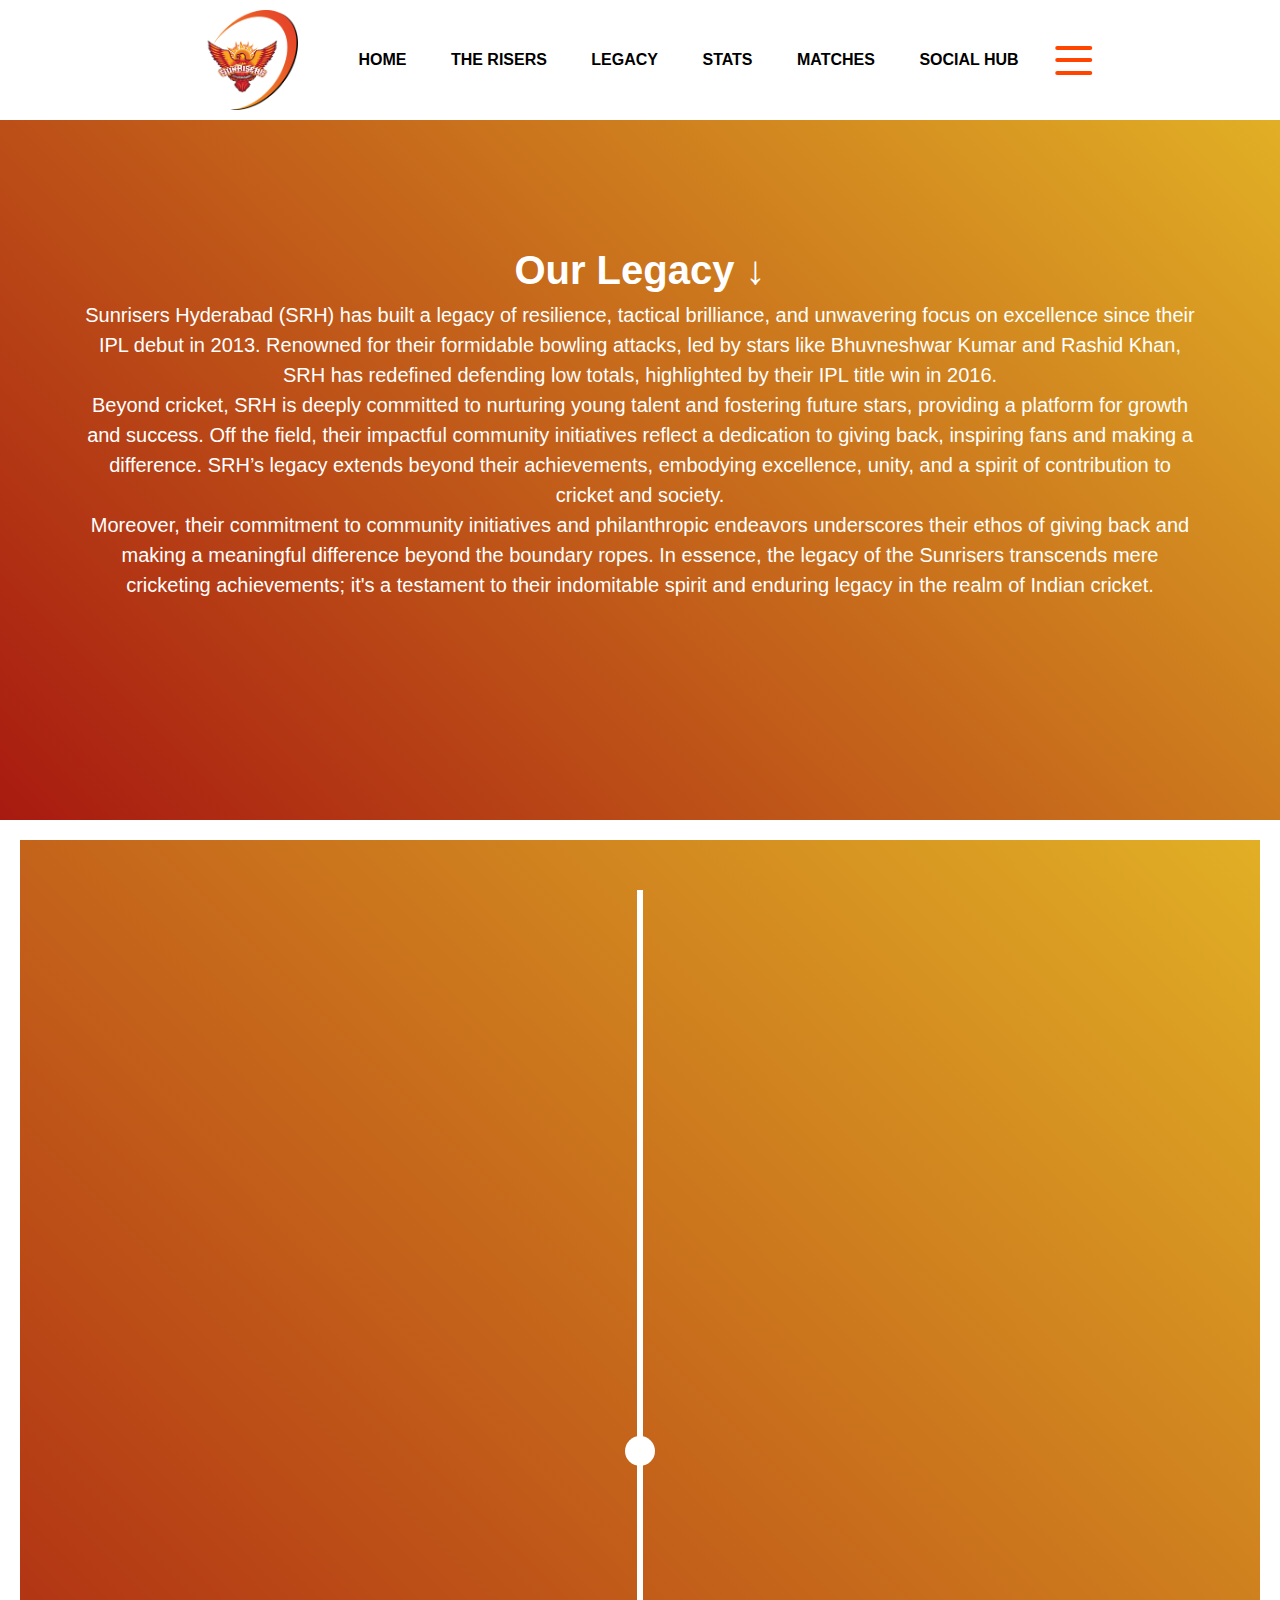
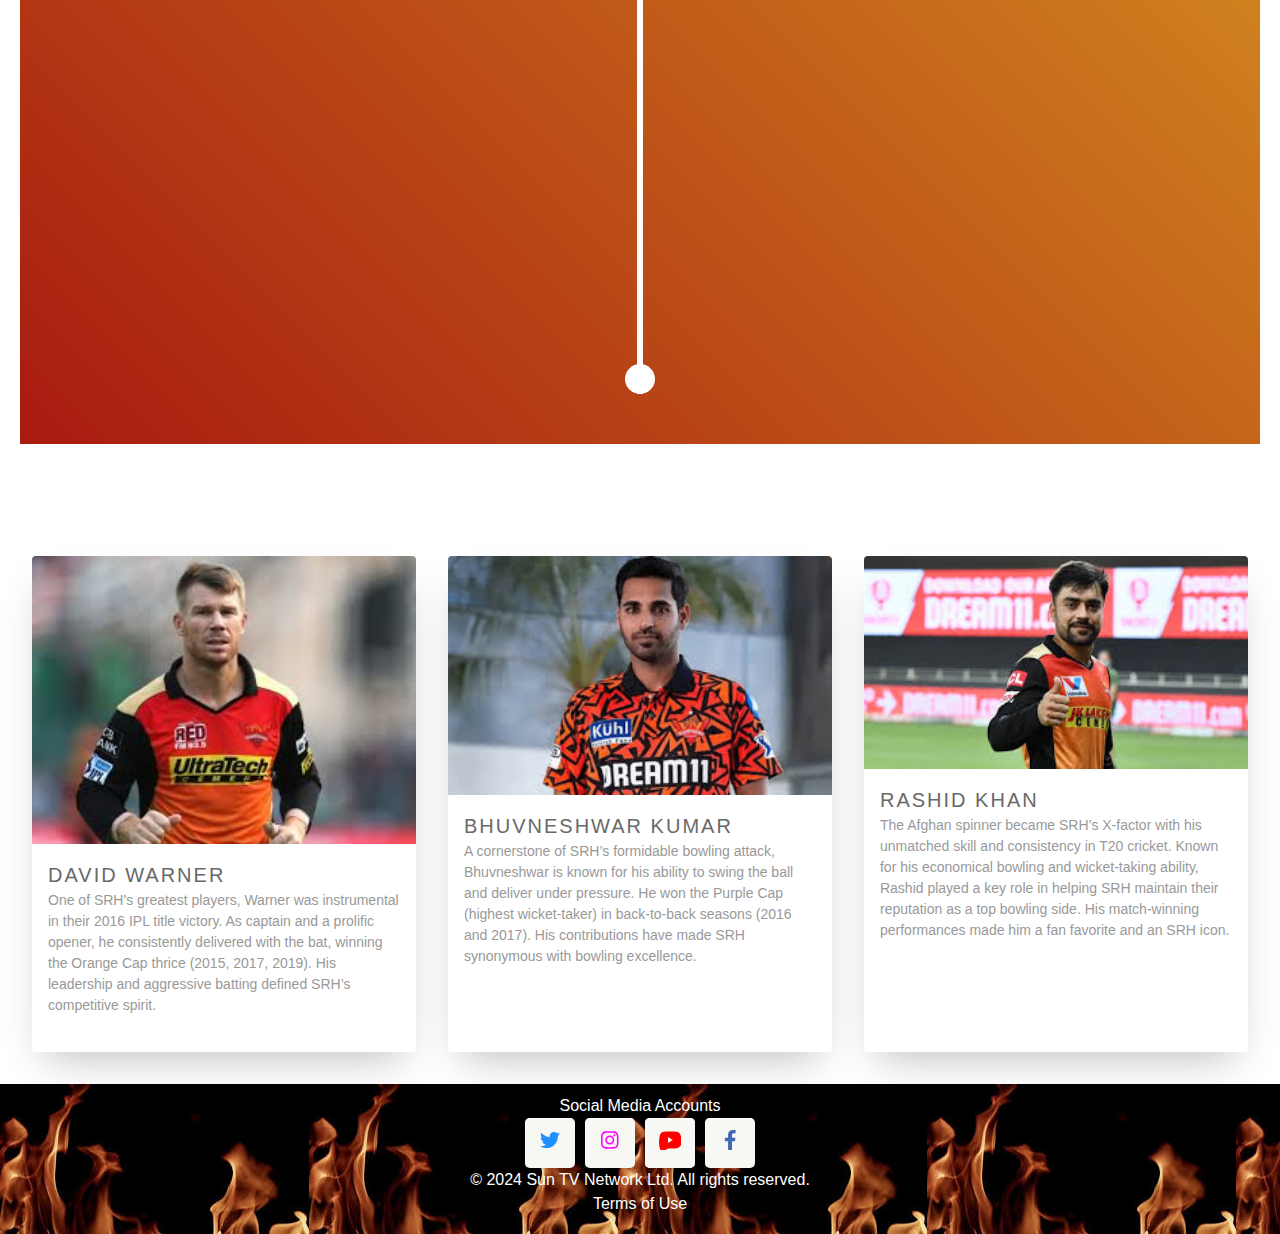
<file: IPL Team/SunRisersHyderabad/SunRisersHyderabad/legacy.html>
<!DOCTYPE html>
<html lang="en">
<head>
    <meta charset="UTF-8">
    <meta name="viewport" content="width=device-width, initial-scale=1.0">
    <title>Sunrisers |Legacy</title>
    <link rel="stylesheet" href="template.css"> 
    <link rel="stylesheet" href="hamburger.css">
    <link rel="stylesheet" href="legacy.css">


</head>
<body>
  <header>
  
    
  
</header>

<nav>
  <div id="logo">
  <a href="index.html"><img src="SRH-icon.png" style="height: 100px; margin-right: 20px;"></a></div>
  <div id="nav1">
  <a href="index.html" >HOME</a>
  <a href="Squad.html">THE RISERS</a>
  <a href="legacy.html">LEGACY</a>
  <a href="stat1.html">STATS</a>
  <a href="events.html">MATCHES</a>
  <a href="Social.html">SOCIAL HUB</a></div>

  
  
      <div class="off-screen-menu">
        <div class="off-screen-menu-padding">
          
          <div><a href="poll.html"><img src="faq.png">Poll</a><br></div>
        </div>
      </div>
  
      <div class="ham-menu">
        <span></span>
        <span></span>
        <span></span>
      </div>
    </nav>
  
    
    <section class="intro">
        <div class="container">
            <h1>Our Legacy &darr;</h1>
            <div >
                <p>Sunrisers Hyderabad (SRH) has built a legacy of resilience, tactical brilliance, and unwavering focus on excellence since their IPL debut in 2013. Renowned for their formidable bowling attacks, led by stars like Bhuvneshwar Kumar and Rashid Khan, SRH has redefined defending low totals, highlighted by their IPL title win in 2016.</p>
                <p>Beyond cricket, SRH is deeply committed to nurturing young talent and fostering future stars, providing a platform for growth and success. Off the field, their impactful community initiatives reflect a dedication to giving back, inspiring fans and making a difference. SRH’s legacy extends beyond their achievements, embodying excellence, unity, and a spirit of contribution to cricket and society.</p>
                <p>Moreover, their commitment to community initiatives and philanthropic endeavors underscores their ethos of giving back and making a meaningful difference beyond the boundary ropes. In essence, the legacy of the Sunrisers transcends mere cricketing achievements; it's a testament to their indomitable spirit and enduring legacy in the realm of Indian cricket.</p>
            </div>
        </div>
    </section>
    
    
      <section class="timeline">
        <ul>
          <li>
            <div>
              <img src="2016.jpeg" style="height: 200px; width: 100%;  ">
              <time><h1>2016</h1></time> <p>
              <h2>Champions</h2>
              Most runs: DA Warner - 848 runs<br>
              Most wickets: Bhuvneshwar Kumar - 23 wickets
              </p>
              <p>
                In 2016,the Sunrisers Hyderabad lifted their first IPL title under David Warner's captaincy, as they defeated Royal Challengers Bangalore in the final.SRH became the first, and to date, the only team to win the title after having played the eliminator
              </p>
            </div>
          </li>
          <li>
            <div>
              <img src="2018.jpeg" style="height: 200px; width: 100%; ">
              <time><h1>2018</h1></time> <p>
              <h2>Runner Ups</h2>
              Most runs: KS Williamson - 735 runs<br>
              Most wickets: Rashid Khan and Siddarth Kaul - 21 wickets
              </p>
              <p>
                SRH finished the 2018 season as runners-up of the competition after losing to Chennai Super Kings in the final with 10 wins and seven losses.
              </p>
            </div>
          </li>
        </ul>
      </section>

<section style="background-color:white;" class="l-body">

        

<h1 style="width: 100vw; text-align: center; height: fit-content; color: white;"> Our Legends</h1>
<ul class="cards">
  <li class="cards__item">
    <div class="card">
      <img src="DA.jpeg">  
      <div class="card__content">
        <div class="card__title">David Warner</div>
        <p class="card__text">One of SRH's greatest players, Warner was instrumental in their 2016 IPL title victory.
          As captain and a prolific opener, he consistently delivered with the bat, winning the Orange Cap thrice (2015, 2017, 2019).
          His leadership and aggressive batting defined SRH’s competitive spirit. </p>
      </div>
    </div>
  </li>
  <li class="cards__item">
    <div class="card">
      <img src="bhuv.jpeg">  
      <div class="card__content">
        <div class="card__title">Bhuvneshwar Kumar</div>
        <p class="card__text">A cornerstone of SRH’s formidable bowling attack, Bhuvneshwar is known for his ability to swing the ball and deliver under pressure.
          He won the Purple Cap (highest wicket-taker) in back-to-back seasons (2016 and 2017).
          His contributions have made SRH synonymous with bowling excellence. </p>
      </div>
    </div>
  </li>
  <li class="cards__item">
    <div class="card">
      <img src="RA.jpeg">  
      <div class="card__content">
        <div class="card__title">Rashid Khan</div>
        <p class="card__text">The Afghan spinner became SRH’s X-factor with his unmatched skill and consistency in T20 cricket.
          Known for his economical bowling and wicket-taking ability, Rashid played a key role in helping SRH maintain their reputation as a top bowling side.
          His match-winning performances made him a fan favorite and an SRH icon.</p>
      </div>
    </div>
  </li>
  
</ul>

</section>

          


      
      
      
    <footer>
       
    Social Media Accounts
    <div>
      
<div class="parent">
  <a href="https://x.com/SunRisers?ref_src=twsrc%5Egoogle%7Ctwcamp%5Eserp%7Ctwgr%5Eauthor"><div class="child child-1">
    <button class="button btn-1">
      <svg
        xmlns="http://www.w3.org/2000/svg"
        height="1em"
        viewBox="0 0 512 512"
        fill="#1e90ff"
      >
        <path
          d="M459.37 151.716c.325 4.548.325 9.097.325 13.645 0 138.72-105.583 298.558-298.558 298.558-59.452 0-114.68-17.219-161.137-47.106 8.447.974 16.568 1.299 25.34 1.299 49.055 0 94.213-16.568 130.274-44.832-46.132-.975-84.792-31.188-98.112-72.772 6.498.974 12.995 1.624 19.818 1.624 9.421 0 18.843-1.3 27.614-3.573-48.081-9.747-84.143-51.98-84.143-102.985v-1.299c13.969 7.797 30.214 12.67 47.431 13.319-28.264-18.843-46.781-51.005-46.781-87.391 0-19.492 5.197-37.36 14.294-52.954 51.655 63.675 129.3 105.258 216.365 109.807-1.624-7.797-2.599-15.918-2.599-24.04 0-57.828 46.782-104.934 104.934-104.934 30.213 0 57.502 12.67 76.67 33.137 23.715-4.548 46.456-13.32 66.599-25.34-7.798 24.366-24.366 44.833-46.132 57.827 21.117-2.273 41.584-8.122 60.426-16.243-14.292 20.791-32.161 39.308-52.628 54.253z"
        ></path>
      </svg>
    </button>
  </div></a>
  <a href="https://www.instagram.com/sunrisershyd/?hl=en"><div class="child child-2">
    <button class="button btn-2">
      <svg
        xmlns="http://www.w3.org/2000/svg"
        height="1em"
        viewBox="0 0 448 512"
        fill="#ff00ff"
      >
        <path
          d="M224.1 141c-63.6 0-114.9 51.3-114.9 114.9s51.3 114.9 114.9 114.9S339 319.5 339 255.9 287.7 141 224.1 141zm0 189.6c-41.1 0-74.7-33.5-74.7-74.7s33.5-74.7 74.7-74.7 74.7 33.5 74.7 74.7-33.6 74.7-74.7 74.7zm146.4-194.3c0 14.9-12 26.8-26.8 26.8-14.9 0-26.8-12-26.8-26.8s12-26.8 26.8-26.8 26.8 12 26.8 26.8zm76.1 27.2c-1.7-35.9-9.9-67.7-36.2-93.9-26.2-26.2-58-34.4-93.9-36.2-37-2.1-147.9-2.1-184.9 0-35.8 1.7-67.6 9.9-93.9 36.1s-34.4 58-36.2 93.9c-2.1 37-2.1 147.9 0 184.9 1.7 35.9 9.9 67.7 36.2 93.9s58 34.4 93.9 36.2c37 2.1 147.9 2.1 184.9 0 35.9-1.7 67.7-9.9 93.9-36.2 26.2-26.2 34.4-58 36.2-93.9 2.1-37 2.1-147.8 0-184.8zM398.8 388c-7.8 19.6-22.9 34.7-42.6 42.6-29.5 11.7-99.5 9-132.1 9s-102.7 2.6-132.1-9c-19.6-7.8-34.7-22.9-42.6-42.6-11.7-29.5-9-99.5-9-132.1s-2.6-102.7 9-132.1c7.8-19.6 22.9-34.7 42.6-42.6 29.5-11.7 99.5-9 132.1-9s102.7-2.6 132.1 9c19.6 7.8 34.7 22.9 42.6 42.6 11.7 29.5 9 99.5 9 132.1s2.7 102.7-9 132.1z"
        ></path>
      </svg>
    </button>
  </div></a>
  <div class="child child-3">
    <a href="https://www.youtube.com/c/sunrisershyderabad" target="_blank">
      <div class="child child-4">
        <button class="button btn-4">
          <svg
            xmlns="http://www.w3.org/2000/svg"
            height="1em"
            viewBox="0 0 576 512"
            fill="#FF0000"
          >
            <path
              d="M549.655 124.083C534.49 81.273 495.485 49.972 451.458 45.231 400.327 39.513 348.758 37.6 288 37.6s-112.327 1.913-163.458 7.631C80.515 49.972 41.51 81.273 26.345 124.083 8.364 179.797 0 239.635 0 304s8.364 124.203 26.345 179.917c15.165 42.81 54.17 74.11 98.197 78.852C175.673 472.487 227.242 474.4 288 474.4s112.327-1.913 163.458-7.631c43.63-4.742 82.635-36.042 97.8-78.852C567.636 428.203 576 368.365 576 304s-8.364-124.203-26.345-179.917zM231.474 331.294V176.706L352 254.081l-120.526 77.213z"
            />
          </svg>
        </button>
      </div>
    </a>
    
  </div>
  <a href="https://www.facebook.com/sunrisershyderabad/"><div class="child child-4">
    <button class="button btn-4">
      <svg
        xmlns="http://www.w3.org/2000/svg"
        height="1em"
        viewBox="0 0 320 512"
        fill="#4267B2"
      >
        <path
          d="M279.14 288l14.22-92.66h-88.91v-60.13c0-25.35 12.42-50.06 52.24-50.06h40.42V6.26S260.43 0 225.36 0c-73.22 0-121.08 44.38-121.08 124.72v70.62H22.89V288h81.39v224h100.17V288z"
        ></path>
      </svg>
    </button>
  </div></a>
</div>

    </div>
    
    &copy; 2024 Sun TV Network Ltd. All rights reserved.
    <div><a href="">Terms of Use</a></div>
    </footer>

    <script src="hamburger.js"></script>

    <script>
        (function () {
  "use strict";


  var items = document.querySelectorAll(".timeline li");

  t
  function isElementInViewport(el) {
    var rect = el.getBoundingClientRect();
    return (
      rect.top >= 0 &&
      rect.left >= 0 &&
      rect.bottom <=
        (window.innerHeight || document.documentElement.clientHeight) &&
      rect.right <= (window.innerWidth || document.documentElement.clientWidth)
    );
  }

  function callbackFunc() {
    for (var i = 0; i < items.length; i++) {
      if (isElementInViewport(items[i])) {
        items[i].classList.add("in-view");
      }
    }
  }


  window.addEventListener("load", callbackFunc);
  window.addEventListener("resize", callbackFunc);
  window.addEventListener("scroll", callbackFunc);
})();

    </script>
    
    
</body>
</html>
</file>
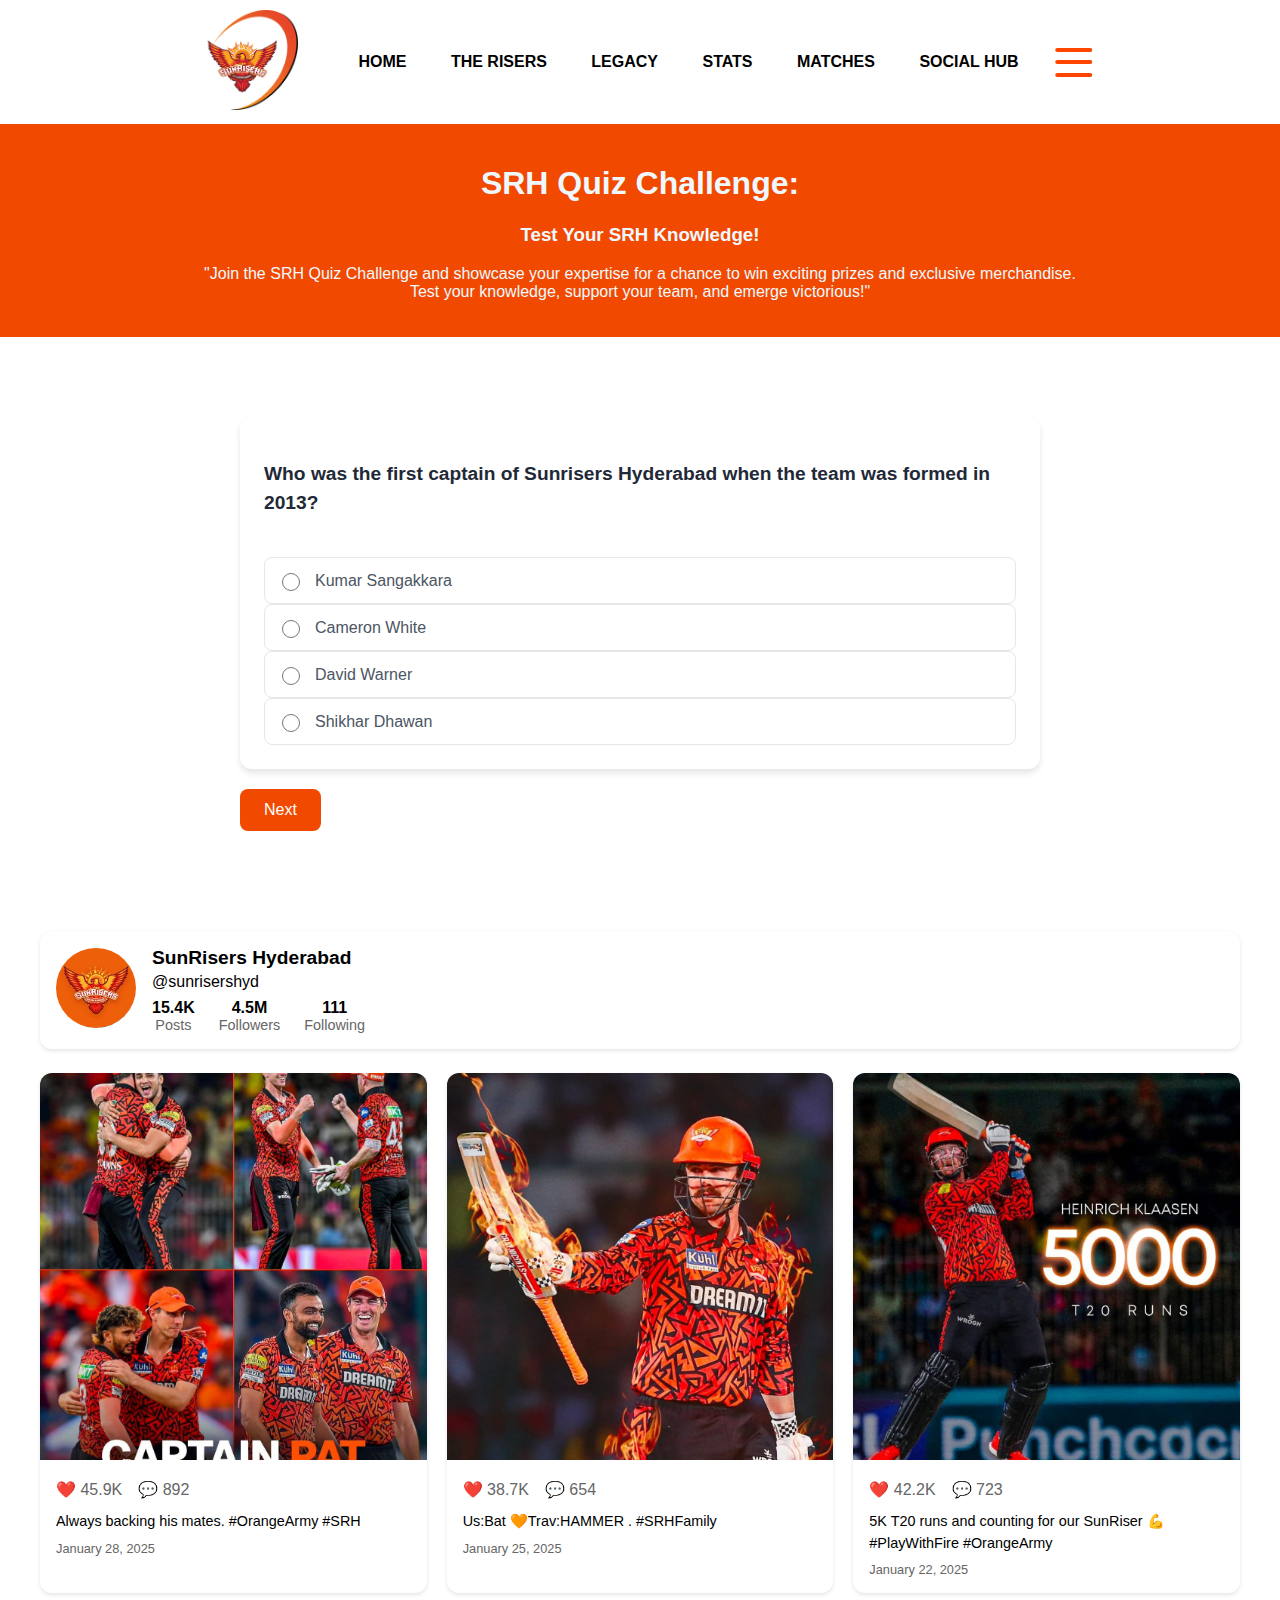
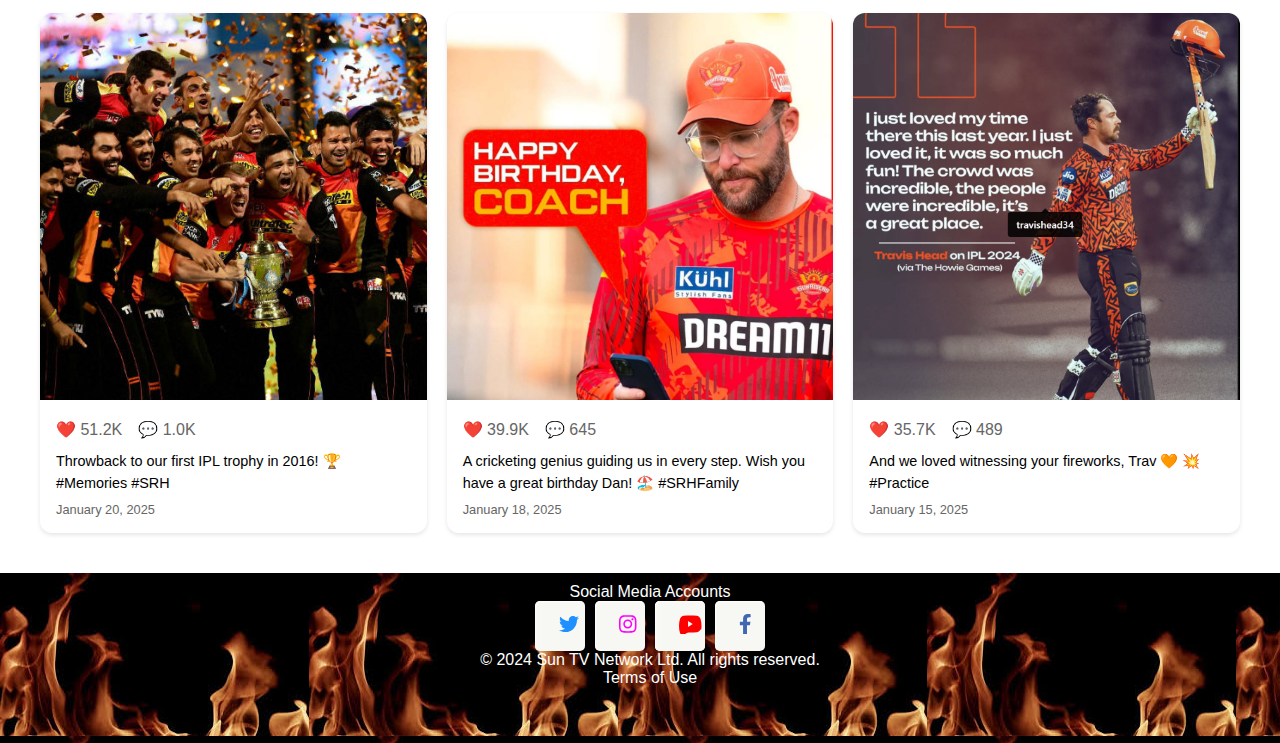
<file: IPL Team/SunRisersHyderabad/SunRisersHyderabad/Social.html>
<!DOCTYPE html>
<html lang="en">

<head>
    <meta charset="UTF-8">
    <meta name="viewport" content="width=device-width, initial-scale=1.0">
    <title>Sunrisers|Social</title>
    <link rel="stylesheet" href="template.css">
    <link rel="stylesheet" href="hamburger.css">
    <link rel="stylesheet" href="Social.css">
    <link rel="stylesheet" href="quiz.css">

</head>

<body>
    <header>
      
       

       

      
    </header>
    <nav>
      <div id="logo">
      <a href="index.html"><img src="SRH-icon.png" style="height: 100px; margin-right: 20px;"></a></div>
      <div id="nav1">
      <a href="index.html" >HOME</a>
      <a href="Squad.html">THE RISERS</a>
      <a href="legacy.html">LEGACY</a>
      <a href="stat1.html">STATS</a>
      <a href="events.html">MATCHES</a>
      <a href="Social.html">SOCIAL HUB</a></div>
  
  

        <div class="off-screen-menu">
            <div class="off-screen-menu-padding">
                <div><a href="poll.html"><img src="faq.png">Poll</a><br></div>
    

            </div>
        </div>

        <div class="ham-menu">
            <span></span>
            <span></span>
            <span></span>
        </div>
    </nav>
    

    

    <section style="background-color:#F14A00; color: aliceblue; text-align: center;">
        <h1>SRH Quiz Challenge:</h1>
        <h3>Test Your SRH Knowledge!</h3>
        <p>"Join the SRH Quiz Challenge and showcase your expertise for a chance to win exciting
            prizes and exclusive merchandise.<br> Test your knowledge, support your team, and emerge victorious!"
        </p>
    </section>

    <section>
        <div class="container">
            <div class="q-main-content">
                <div class="quiz-container">
                    <div id="question-container">
                        <h3 id="question">Question</h3>
                        <div id="answer-buttons"></div>
                    </div>
                    <button id="next-btn" class="btn hide">Next</button>
                    <div id="result" class="hide"></div>
                    <button id="restart-btn" class="btn hide">Restart</button>
                </div>
            </div>
        </div>
    </section>


    <section>

      <a href="https://www.instagram.com/sunrisershyd/?hl=en" style="text-decoration: none; color: black;"><div class="instagram-container">
        <div class="instagram-header">
          <img src="insta.jpeg" alt="SRH Profile" class="profile-image">
          <div class="profile-info">
            <div class="profile-name">SunRisers Hyderabad</div>
            <div class="profile-username">@sunrisershyd</div></a>
            <div class="profile-stats">
              <div class="stat">
                <div class="stat-number">15.4K</div>
                <div class="stat-label">Posts</div>
              </div>
              <div class="stat">
                <div class="stat-number">4.5M</div>
                <div class="stat-label">Followers</div>
              </div>
              <div class="stat">
                <div class="stat-number">111</div>
                <div class="stat-label">Following</div>
              </div>
            </div>
          </div>
        </div>
    
        <div class="instagram-grid" id="post-grid"></div>
      </div>

    </section>
    <script>
 const posts = [
  {
    id: 1,
    image: "PC.jpg",
    caption: "Always backing his mates. #OrangeArmy #SRH",
    likes: 45892,
    comments: 892,
    date: "2025-01-28",
    link: "https://www.instagram.com/p/DFEs1WfTN_4/"
  },
  {
    id: 2,
    image: "trav.jpg",
    caption: "Us:Bat 🧡Trav:HAMMER . #SRHFamily",
    likes: 38721,
    comments: 654,
    date: "2025-01-25",
    link: "https://www.instagram.com/sunrisershyd/p/DB54pVYTGVW/"
  },
  {
    id: 3,
    image: "hk.jpg",
    caption: "5K T20 runs and counting for our SunRiser 💪 #PlayWithFire #OrangeArmy",
    likes: 42156,
    comments: 723,
    date: "2025-01-22",
    link: "https://www.instagram.com/p/DFSlgyPsv4y/"
  },
  {
    id: 4,
    image: "champions.jpg",
    caption: "Throwback to our first IPL trophy in 2016! 🏆 #Memories #SRH",
    likes: 51234,
    comments: 1023,
    date: "2025-01-20",
    link: "https://www.instagram.com/sunrisershyd/p/CAxlcmDjc2V/?img_index=1"
  },
  {
    id: 5,
    image: "coach.jpg",
    caption: "A cricketing genius guiding us in every step. Wish you have a great birthday Dan! 🏖️ #SRHFamily",
    likes: 39875,
    comments: 645,
    date: "2025-01-18",
    link: "https://www.instagram.com/sunriserehyderabad/p/DFXJmLDSheR/?img_index=1"
  },
  {
    id: 6,
    image: "HK.png",
    caption: "And we loved witnessing your fireworks, Trav 🧡 💥 #Practice",
    likes: 35678,
    comments: 489,
    date: "2025-01-15",
    link: "https://www.instagram.com/p/DDhLdxGzraF/" 
  }
];

function formatNumber(num) {
  if (num >= 1000000) {
    return (num / 1000000).toFixed(1) + 'M';
  }
  if (num >= 1000) {
    return (num / 1000).toFixed(1) + 'K';
  }
  return num.toString();
}

function formatDate(dateString) {
  const date = new Date(dateString);
  return date.toLocaleDateString('en-US', { 
    year: 'numeric',
    month: 'long',
    day: 'numeric'
  });
}

function createPostElement(post) {
  const postElement = document.createElement('div');
  postElement.className = 'post-card';
  
  postElement.innerHTML = `
    <a href="${post.link}" target="_blank">
      <img src="${post.image}" alt="Post" class="post-image">
    </a>
    <div class="post-content">
      <div class="post-stats">
        <div class="post-stat">
          ❤️ ${formatNumber(post.likes)}
        </div>
        <div class="post-stat">
          💬 ${formatNumber(post.comments)}
        </div>
      </div>
      <div class="post-caption">${post.caption}</div>
      <div class="post-date">${formatDate(post.date)}</div>
    </div>
  `;

  return postElement;
}

function renderPosts() {
  const grid = document.getElementById('post-grid');
  grid.innerHTML = '';
  
  posts.forEach(post => {
    const postElement = createPostElement(post);
    grid.appendChild(postElement);
  });
}


renderPosts();


window.addEventListener('scroll', () => {
  if ((window.innerHeight + window.scrollY) >= document.body.offsetHeight - 1000) {

    console.log('Would load more posts here');
  }
});</script>



    <footer>
      
    Social Media Accounts
    <div>
      
<div class="parent">
  <a href="https://x.com/SunRisers?ref_src=twsrc%5Egoogle%7Ctwcamp%5Eserp%7Ctwgr%5Eauthor"><div class="child child-1">
    <button class="button btn-1">
      <svg
        xmlns="http://www.w3.org/2000/svg"
        height="1em"
        viewBox="0 0 512 512"
        fill="#1e90ff"
      >
        <path
          d="M459.37 151.716c.325 4.548.325 9.097.325 13.645 0 138.72-105.583 298.558-298.558 298.558-59.452 0-114.68-17.219-161.137-47.106 8.447.974 16.568 1.299 25.34 1.299 49.055 0 94.213-16.568 130.274-44.832-46.132-.975-84.792-31.188-98.112-72.772 6.498.974 12.995 1.624 19.818 1.624 9.421 0 18.843-1.3 27.614-3.573-48.081-9.747-84.143-51.98-84.143-102.985v-1.299c13.969 7.797 30.214 12.67 47.431 13.319-28.264-18.843-46.781-51.005-46.781-87.391 0-19.492 5.197-37.36 14.294-52.954 51.655 63.675 129.3 105.258 216.365 109.807-1.624-7.797-2.599-15.918-2.599-24.04 0-57.828 46.782-104.934 104.934-104.934 30.213 0 57.502 12.67 76.67 33.137 23.715-4.548 46.456-13.32 66.599-25.34-7.798 24.366-24.366 44.833-46.132 57.827 21.117-2.273 41.584-8.122 60.426-16.243-14.292 20.791-32.161 39.308-52.628 54.253z"
        ></path>
      </svg>
    </button>
  </div></a>
  <a href="https://www.instagram.com/sunrisershyd/?hl=en"><div class="child child-2">
    <button class="button btn-2">
      <svg
        xmlns="http://www.w3.org/2000/svg"
        height="1em"
        viewBox="0 0 448 512"
        fill="#ff00ff"
      >
        <path
          d="M224.1 141c-63.6 0-114.9 51.3-114.9 114.9s51.3 114.9 114.9 114.9S339 319.5 339 255.9 287.7 141 224.1 141zm0 189.6c-41.1 0-74.7-33.5-74.7-74.7s33.5-74.7 74.7-74.7 74.7 33.5 74.7 74.7-33.6 74.7-74.7 74.7zm146.4-194.3c0 14.9-12 26.8-26.8 26.8-14.9 0-26.8-12-26.8-26.8s12-26.8 26.8-26.8 26.8 12 26.8 26.8zm76.1 27.2c-1.7-35.9-9.9-67.7-36.2-93.9-26.2-26.2-58-34.4-93.9-36.2-37-2.1-147.9-2.1-184.9 0-35.8 1.7-67.6 9.9-93.9 36.1s-34.4 58-36.2 93.9c-2.1 37-2.1 147.9 0 184.9 1.7 35.9 9.9 67.7 36.2 93.9s58 34.4 93.9 36.2c37 2.1 147.9 2.1 184.9 0 35.9-1.7 67.7-9.9 93.9-36.2 26.2-26.2 34.4-58 36.2-93.9 2.1-37 2.1-147.8 0-184.8zM398.8 388c-7.8 19.6-22.9 34.7-42.6 42.6-29.5 11.7-99.5 9-132.1 9s-102.7 2.6-132.1-9c-19.6-7.8-34.7-22.9-42.6-42.6-11.7-29.5-9-99.5-9-132.1s-2.6-102.7 9-132.1c7.8-19.6 22.9-34.7 42.6-42.6 29.5-11.7 99.5-9 132.1-9s102.7-2.6 132.1 9c19.6 7.8 34.7 22.9 42.6 42.6 11.7 29.5 9 99.5 9 132.1s2.7 102.7-9 132.1z"
        ></path>
      </svg>
    </button>
  </div></a>
  <div class="child child-3">
    <a href="https://www.youtube.com/c/sunrisershyderabad" target="_blank">
      <div class="child child-4">
        <button class="button btn-4">
          <svg
            xmlns="http://www.w3.org/2000/svg"
            height="1em"
            viewBox="0 0 576 512"
            fill="#FF0000"
          >
            <path
              d="M549.655 124.083C534.49 81.273 495.485 49.972 451.458 45.231 400.327 39.513 348.758 37.6 288 37.6s-112.327 1.913-163.458 7.631C80.515 49.972 41.51 81.273 26.345 124.083 8.364 179.797 0 239.635 0 304s8.364 124.203 26.345 179.917c15.165 42.81 54.17 74.11 98.197 78.852C175.673 472.487 227.242 474.4 288 474.4s112.327-1.913 163.458-7.631c43.63-4.742 82.635-36.042 97.8-78.852C567.636 428.203 576 368.365 576 304s-8.364-124.203-26.345-179.917zM231.474 331.294V176.706L352 254.081l-120.526 77.213z"
            />
          </svg>
        </button>
      </div>
    </a>
    
  </div>
  <a href="https://www.facebook.com/sunrisershyderabad/"><div class="child child-4">
    <button class="button btn-4">
      <svg
        xmlns="http://www.w3.org/2000/svg"
        height="1em"
        viewBox="0 0 320 512"
        fill="#4267B2"
      >
        <path
          d="M279.14 288l14.22-92.66h-88.91v-60.13c0-25.35 12.42-50.06 52.24-50.06h40.42V6.26S260.43 0 225.36 0c-73.22 0-121.08 44.38-121.08 124.72v70.62H22.89V288h81.39v224h100.17V288z"
        ></path>
      </svg>
    </button>
  </div></a>
</div>

    </div>
    
    &copy; 2024 Sun TV Network Ltd. All rights reserved.
    <div><a href="">Terms of Use</a></div>
    </footer>


    <script src="hamburger.js"></script>
    <script src="quiz.js"></script>


</body>

</html>
</file>
<file: Portfolio/index.css>
body {
  margin: 0;
  font-family: Arial, sans-serif;
}

header {
  position: fixed;
  width: 100%;
  background-color: #010101;
  top: 0;
  left: 0;
}

.navbar {
  display: flex;
  justify-content: space-between;
  align-items: center;
  padding: 0.5rem 1rem;
  color: white;
}

.logo {
  font-size: 40px;
  font-weight: bold;
  font-family: 'Courier New', Courier, monospace;
}
.logo a{
  text-decoration: none;
  color: white;
}

.nav-links {
  display: flex;
  list-style: none;
  gap: 3rem;
  font-family: Cambria, Cochin, Georgia, Times, 'Times New Roman', serif;
  font-size: 20px;
}

.nav-links a {
  color: rgb(135, 130, 130);
  text-decoration: none;
  transition: color 0.3s;
}

.nav-links a:hover {
  color: #00bcd4;
}


.burger {
  display: none;
  flex-direction: column;
  gap: 0.3rem;
  cursor: pointer;
}

.burger .line {
  width: 25px;
  height: 3px;
  background-color: white;
}

/* Responsive styling */
@media (max-width: 768px) {
  .nav-links {
      display: none;
      flex-direction: column;
      background-color: #333333;
      position: absolute;
      top: 60px;
      right: 0;
      width: 100%;
      text-align: center;
      padding: 1rem 0;
  }

  .nav-links.nav-active {
      display: flex;
  }

  .burger {
      display: flex;
  }

  .navbar {
      padding: 0.5rem;
  }
}


section {
  padding: 20px;
  display: flex;
  justify-content: center;
  align-items: center;
  text-align: center;
  flex-direction: column;
}

#home {
  color:rgb(247, 240, 240);
  height: 800px;
  background-color: rgb(6, 2, 12);
}

#about {
  height: 800px;
  background-color:rgb(6, 2, 12);
  display: flex;
  justify-content: right;
  align-items: center;
  position: relative;
}
#about img{
width: 400px;
height: 400pxs;
}
#aboutme {
  margin-bottom: 70px;
  color: rgb(239, 231, 238);
  width: 800px;
  position: relative; 
  margin-left: 50px;
  margin-right: 50px; 
  z-index: 500; 
  text-align: left; 
  font-weight: bold;
  font-family:cursive;
  font-size: 20px;
}
#ab{
display: flex;
}
#projects {
  background-color: rgb(6, 2, 12) ;
  height: 800px;
}

#contact {
  
  background-color:rgb(6, 2, 12);
  height: 500px;
  
}

.loader {
margin-left: -100px;
  display: flex;
  justify-content: left;
  align-items: left;
  height: 100px;
  width: 700px;
  margin-top: 0px;
}

.words {

  overflow: hidden;
  height: 60px; 
  position: relative;
  width: 100%;
  max-width: 600px; 
}

.word {
  display: block;
  height: 100%;
  color: rgb(87, 21, 141);
  font-size: 3rem; 
  font-weight: bold; 
  position: absolute;
  transform: translateY(100%);
  animation: moveUp 8s infinite;
  width: 100%;
  text-align: center;
  opacity: 0; 
  text-transform: uppercase; 
}

.word:nth-child(1) {
  animation-delay: 0s;
}

.word:nth-child(2) {
  animation-delay: 4s;
}

@keyframes moveUp {
  0% {
      transform: translateY(100%);
      opacity: 0;
  }
  5% {
      opacity: 1;
  }
  10%, 40% {
      transform: translateY(0%);
      opacity: 1;
  }
  45% {
      opacity: 0;
  }
  50%, 100% {
      transform: translateY(-100%);
      opacity: 0;
  }
}


#home p {
width: 170px;
margin-left:100px ;
  margin-bottom: 000px; 
  margin-right:0px;
  margin-top: 00px;
  font-size: 40px;
  font-weight: bold;
}
#pro{
  display: flex;
  
}
.card {
  width: 300px;
  background: white;
  padding: .4em;
  border-radius: 6px;
}
#card1{
margin-right: 300px;
}

.card-image {
  background-color: rgb(236, 236, 236);
  width: 100%;
  height: 200px;
  border-radius: 6px 6px 0 0;
}
.card-image img{
  width:300px ;
  height: 200px;
}


.card-image:hover {
  transform: scale(0.98);
}

.category {
 font-family:'Courier New', Courier, monospace ;
  text-transform: uppercase;
  font-size: 20px;
  font-weight: 600;
  color: rgb(43, 12, 52);
  padding: 10px 7px 0;
}

.category:hover {
  cursor: pointer;
}

.heading {
  font-weight: 600;
  color: rgb(88, 87, 87);
  padding: 7px;
}

.heading:hover {
  cursor: pointer;
}

.author {
  color: gray;
  font-weight: 400;
  font-size: 11px;
  padding-top: 20px;
}

.name {
  font-weight: 600;
}

.name:hover {
  cursor: pointer;
}
#projects h1{
  padding-top: 0%;
  margin-top: 0%;
  font-weight: bold;
  font-size: 30px;
  font-family: inherit;
  color: white;
}

.form-container {
  width: 400px;
  background: linear-gradient(#0f0e0e, #0e0d0d) padding-box,
              linear-gradient(145deg, transparent 35%,#e81cff, #40c9ff) border-box;
  border: 2px solid transparent;
  padding: 32px 24px;
  font-size: 14px;
  font-family: inherit;
  color: white;
  display: flex;
  flex-direction: column;
  gap: 20px;
  box-sizing: border-box;
  border-radius: 16px;
}

.form-container button:active {
  scale: 0.95;
}

.form-container .form {
  display: flex;
  flex-direction: column;
  gap: 20px;
}

.form-container .form-group {
  display: flex;
  flex-direction: column;
  gap: 2px;
}

.form-container .form-group label {
  display: block;
  margin-bottom: 5px;
  color: #717171;
  font-weight: 600;
  font-size: 12px;
}

.form-container .form-group input {
  width: 90%;
  padding: 12px 16px;
  border-radius: 8px;
  color: #fff;
  font-family: inherit;
  background-color: transparent;
  border: 1px solid #414141;
}

.form-container .form-group textarea {
  width: 90%;
  padding: 12px 16px;
  border-radius: 8px;
  resize: none;
  color: #fff;
  height: 96px;
  border: 1px solid #414141;
  background-color: transparent;
  font-family: inherit;
}

.form-container .form-group input::placeholder {
  opacity: 0.5;
}

.form-container .form-group input:focus {
  outline: none;
  border-color: #e81cff;
}

.form-container .form-group textarea:focus {
  outline: none;
  border-color: #e81cff;
}

.form-container .form-submit-btn {
  display: flex;
  align-items: flex-start;
  justify-content: center;
  align-self: flex-start;
  font-family: inherit;
  color: #717171;
  font-weight: 600;
  width: 40%;
  background: #313131;
  border: 1px solid #414141;
  padding: 12px 16px;
  font-size: inherit;
  gap: 8px;
  margin-top: 8px;
  cursor: pointer;
  border-radius: 6px;
}

.form-container .form-submit-btn:hover {
  background-color: #fff;
  border-color: #fff;
}

#content{
  font-size: 20px;
  font-family:system-ui, -apple-system, BlinkMacSystemFont, 'Segoe UI', Roboto, Oxygen, Ubuntu, Cantarell, 'Open Sans', 'Helvetica Neue', sans-serif;
  font-weight:bold;
  text-align: left;
  color: white;
  width:500px;
  padding-right: 250px;
  
}
#cont{
  padding-top: 0%;
  display: flex;
}

.button {
  margin-top: 30px;
  display: flex;
  justify-content: center;
  align-items: center;
  padding: 10px 15px;
  gap: 15px;
  background-color: #181717;
  outline: 3px #181717 solid;
  outline-offset: -3px;
  border-radius: 5px;
  border: none;
  cursor: pointer;
  transition: 400ms;
}

.button svg path {
  transition: 400ms;
}

.button:hover {
  background-color: transparent;
}


.button:hover svg path {
  fill: #181717;
}

button {
  height: 50px;
  margin-top: 30px;
  margin-left:30px ;
  background: transparent;
  position: relative;
  padding: 5px 15px;
  display: flex;
  align-items: center;
  font-size: 17px;
  font-weight: 600;
  text-decoration: none;
  cursor: pointer;
  border: 1px solid rgb(0, 119, 181);
  border-radius: 25px;
  outline: none;
  overflow: hidden;
  color: rgb(0, 119, 181);
  transition: color 0.3s 0.1s ease-out;
  text-align: center;
}
button::before {
  position: absolute;
  top: 0;
  left: 0;
  right: 0;
  bottom: 0;
  margin: auto;
  content: "";
  border-radius: 50%;
  display: block;
  width: 20em;
  height: 20em;
  left: -5em;
  text-align: center;
  transition: box-shadow 0.5s ease-out;
  z-index: -1;
}

button:hover {
  color: #fff;
  border: 1px solid rgb(0, 119, 181);
}

button:hover::before {
  box-shadow: inset 0 0 0 10em rgb(0, 119, 181);
}
#logo2{
  display: flex;
}
#home {
  color: rgb(247, 240, 240);
  height: 800px;
  background-color: rgb(10, 2, 12);
  display: flex;
  justify-content: center;
  align-items: center;
  padding: 0 20px;
}

.home-content {
  display: flex;
  justify-content: space-between;
  align-items: center;
  width: 100%;
  max-width: 1200px;
  margin-top: 60px;
}

.text-animation {
  flex: 1;
}

.text-animation p {
  margin: 0;
  font-size: 40px;
  font-weight: bold;
}

.loader {
  display: flex;
  justify-content: flex-start;
  align-items: center;
  height: 100px;
  width: 100%;
  margin-top: 20px;
}

.words {
  overflow: hidden;
  height: 60px;
  position: relative;
  width: 100%;
  max-width: 600px;
}

.profile-image {
  flex: 1;
  display: flex;
  justify-content: center;
  align-items: center;
  padding: 20px;
}

.profile-image img {
  width: 300px;
  height: 300px;
  border-radius: 50%;
  object-fit: cover;
  border: 4px solid #57158d;
  box-shadow: 0 0 20px rgba(87, 21, 141, 0.3); 
  transition: transform 0.3s ease, box-shadow 0.3s ease;
}

.profile-image img:hover {
  transform: scale(1.05);
  box-shadow: 0 0 30px rgba(87, 21, 141, 0.5);
}


@media (max-width: 768px) {
  .home-content {
      flex-direction: column-reverse;
      text-align: center;
  }

  .text-animation {
      margin-top: 30px;
  }

  .loader {
      justify-content: center;
  }

  .profile-image img {
      width: 250px;
      height: 250px;
  }

  .text-animation p {
      font-size: 32px;
  }
}
.skills-section {

background-color: #0a020c;
padding: 4rem 2rem;
color: white;
}

.container {
max-width: 1200px;
margin: 0 auto;
}

.skills-section h2 {
font-size: 2rem;
margin-bottom: 2rem;
text-align: center;
}

.tabs {
display: flex;
gap: 2rem;
margin-bottom: 2rem;
border-bottom: 1px solid #1a1a1a;
padding-bottom: 1rem;
}

.tab-btn {
background: none;
border: none;
color: #666;
font-size: 1.2rem;
cursor: pointer;
padding: 0.5rem 1rem;
transition: all 0.3s ease;
position: relative;
}

.tab-btn:hover {
color: #fff;
}

.tab-btn.active {
color: #57158d;
}

.tab-btn.active::after {
content: '';
position: absolute;
bottom: -1rem;
left: 0;
width: 100%;
height: 2px;
background-color: #57158d;
}

.tab-content {
display: none;
opacity: 0;
transition: opacity 0.3s ease;
}

.tab-content.active {
display: block;
opacity: 1;
}

.skills-grid {
display: grid;
grid-template-columns: repeat(auto-fill, minmax(200px, 1fr));
gap: 1rem;
}

.skill-item {
background-color: #1a1a1a;
padding: 1rem;
border-radius: 8px;
text-align: center;
transition: transform 0.3s ease;
}

.skill-item:hover {
transform: translateY(-5px);
background-color: #252525;
}

.education-item, .certification-item {
background-color: #1a1a1a;
padding: 1.5rem;
border-radius: 8px;
margin-bottom: 1rem;
}

.education-item h3, .certification-item h3 {
color: white;
margin-bottom: 0.5rem;
}

.institution, .issuer {
color: #888;
margin-bottom: 0.25rem;
}

.year {
color: #666;
}

.details {
color: #888;
margin-top: 0.5rem;
}

@media (max-width: 768px) {
.tabs {
    gap: 1rem;
}

.tab-btn {
    font-size: 1rem;
}

.skills-grid {
    grid-template-columns: repeat(auto-fill, minmax(150px, 1fr));
}
}
@media (max-width: 768px) {

section {
  padding: 40px 20px;
  height: auto !important; 
}

.home-content {
  flex-direction: column;
  padding: 20px;
  margin-top: 80px;
}

.text-animation p {
  font-size: 28px;
  margin: 10px 0;
}

.loader {
  margin: 20px auto;
  width: 100%;
}

/* About Section Responsive */
#ab {
  flex-direction: column;
  align-items: center;
  padding: 20px;
}

#aboutme {
  width: 100%;
  margin: 20px 0;
  padding: 20px;
  font-size: 16px;
}

#ab img {
  width: 100%;
  max-width: 300px;
  height: auto;
  margin: 20px 0;
}

/* Projects Section Responsive */
#pro {
  flex-direction: column;
  align-items: center;
  gap: 30px;
}

#card1, #card2 {
  margin: 0;
  width: 100%;
  max-width: 300px;
}

.card {
  width: 100%;
  margin-bottom: 20px;
}

/* Contact Section Responsive */
#cont {
  flex-direction: column;
  align-items: center;
  padding: 20px;
}

#content {
  width: 100%;
  padding: 20px;
  text-align: center;
  margin-bottom: 30px;
}

.form-container {
  width: 100%;
  max-width: 350px;
  margin: 0 auto;
}

#logo2 {
  justify-content: center;
  gap: 20px;
  margin-top: 20px;
}
}

/* Tablet Responsive Styles */
@media (min-width: 769px) and (max-width: 1024px) {
section {
  padding: 60px 40px;
}

#aboutme {
  width: 600px;
  font-size: 18px;
}

.form-container {
  width: 350px;
}

#content {
  padding-right: 100px;
}
}

/* Project Carousel Styles */
.carousel-container {
width: 100%;
overflow: hidden;
position: relative;
}

.carousel-track {
display: flex;
transition: transform 0.5s ease-in-out;
}

.carousel-buttons {
display: flex;
justify-content: center;
gap: 10px;
margin-top: 20px;
}

.carousel-button {
padding: 8px 16px;
background: #57158d;
color: white;
border: none;
border-radius: 4px;
cursor: pointer;
}

.carousel-button:hover {
background: #420f6d;
}
</file>
<file: SunRisersHyderabad/template.css>
body {
    font-family: Arial,  Helvetica,sans-serif;
    margin: 0;
    padding: 0;
    
    overflow-x: hidden; 
}
.container {
    display: block;
    justify-content: space-between;
    align-items: flex-start;
    margin-top: 20px;
    padding: 20px;
    overflow: hidden; 
}
.main-content {
    flex: 1;
    background-color: #fff;
    padding: 20px;
    border-radius: 10px;
    box-shadow: 0 0 10px rgba(0, 0, 0, 0.1);
}
.sidebar {
    width: 20%;
    background-color:rgb(238, 116, 41);
    color: #fff;
    padding: 20px;
    border-radius: 10px;
    box-shadow: 0 0 10px rgba(0, 0, 0, 0.1);
}
nav {
  
  font-weight: bold;
    display: flex;
    justify-content: center;
    align-items: center;
    background-color: white;
    color: #fff;
    padding: 10px;
    text-align: center;
}
nav a {
    color: black;
    text-decoration: none;
    margin:20px;
    transition: color 0.3s ease;
}
#logo img:hover{
  background-color: white;
  border: solid white 0px;
 }
#nav1 a:hover {
  background-color:#F14A00 ;
   border-radius: 15px;
   border: solid #F14A00 10px;
}

section {
    padding: 20px;
}
footer {
  background-image: url('fire.jpeg');
    color: #fff;
    padding: 10px;
    text-align: center;
    position: relative;
    bottom: 0;
    width: 100%;
    margin-top: 0px;
    height: 150px;
}
footer a {
    color: white; 
    text-decoration: none;
    transition: color 0.3s ease;
}
footer a:hover {
    color: rgb(252, 203, 17);
}
  .social-icons {
    justify-content: center;
    display: flex;
    gap: 15px;
    font-size: 30px;
}
.social-icons a {
    color: #f7efef;
    text-decoration: none;
}
</file>
<file: SunRisersHyderabad/hamburger.css>
.off-screen-menu{
    background-color: #F14A00;
    width: 90%;
    max-width: 150px;
    position: absolute;
    top: 80px;
    margin-left: 1050px;
    height: 0px;
    overflow-y: hidden;
    visibility: hidden; 
    display: flex;
    flex-direction:column;
    justify-content: left;
    align-items: left;
    text-align: left;
    transition: height 0.5s ease;
    padding: 10px;
    border-radius: 5px;
    z-index: 1000; 
}

.off-screen-menu.active{
    height: 40px;
    visibility: visible; 
    transition: height 0.9s ease, visibility 0s; 
}

.ham-menu{
    height: 50px;
    width: 50px;
    margin-left: 10px;
    position: relative;
    z-index: 1000;

}

.ham-menu span{
    height: 4px;
    width: 75%;
    background-color: orangered;
    border-radius: 25px;
    position: absolute;
    top: 50%;
    transform: translate(-50%, -50%);
    transition: .3s ease;
}

.ham-menu span:nth-child(1){
    top: 25%;
}

.ham-menu span:nth-child(3){
    top: 75%;
}

.ham-menu.active span:nth-child(1){
    top: 50%;
    transform: translate(-50%, -50%) rotate(45deg);
}

.ham-menu.active span:nth-child(2){
    opacity: 0;
}

.ham-menu.active span:nth-child(3){
    top: 50%;
    transform: translate(-50%, -50%) rotate(-45deg);
}

.off-screen-menu-padding{
    display: flex;
    flex-direction: column;
    align-items: left;
    align-items: flex-start;
}

.off-screen-menu-padding div{
    padding-bottom: 10px; 

}

.off-screen-menu-padding a {
    align-items: center;
    text-decoration: none;
    color: #fff; 
}

.off-screen-menu-padding img{
    height: 20px;
    width: 20px; 
    margin-right: 10px; 
}
</file>
<file: SunRisersHyderabad/legacy.css>
*,
*::before,
*::after {
    margin: 0;
    padding: 0;
    box-sizing: border-box;
}

body {
    font: normal 16px/1.5 "Helvetica Neue", sans-serif;
    background: white;
    color: #fff;
    overflow-x: hidden;
}



/* INTRO SECTION*/


.intro {
  background-image: linear-gradient(45deg, #a81a10 0%, #e1af25 100%);
   background-size: cover;
   height: 700px;
    padding: 100px 0;
    font-size: 20px;
}

.container {
    width: 90%;
    max-width: 1200px;
    margin: 0 auto;
    text-align: center;
    display: block;
    align-items: center;
    justify-items: center;
}

h1 {
    font-size: 2.5rem;
}


/* TIMELINE*/


.timeline ul {
  background-image: linear-gradient(45deg, #a81a10 0%, #e1af25 100%);

    padding: 50px 0;
}

.timeline ul li {
    list-style-type: none;
    position: relative;
    width: 6px;
    margin: 0 auto;
    padding-top: 50px;
    background: #fff;
}

.timeline ul li::after {
    content: "";
    position: absolute;
    left: 50%;
    bottom: 0;
    transform: translateX(-50%);
    width: 30px;
    height: 30px;
    border-radius: 50%;
    background: inherit;
    z-index: 1;
}

.timeline ul li div {
    position: relative;
    bottom: 0;
    width: 400px;
    padding: 15px;
    background: rgb(252, 203, 17);
}

.timeline ul li div::before {
    content: "";
    position: absolute;
    bottom: 7px;
    width: 0;
    height: 0;
    border-style: solid;
}

.timeline ul li:nth-child(odd) div {
    left: 45px;
}

.timeline ul li:nth-child(odd) div::before {
    left: -15px;
    border-width: 8px 16px 8px 0;
    border-color: transparent #d1ab3e transparent transparent;
}

.timeline ul li:nth-child(even) div {
    left: -439px;
}

.timeline ul li:nth-child(even) div::before {
    right: -15px;
    border-width: 8px 0 8px 16px;
    border-color: transparent transparent transparent #d1ab3e;
}

time {
    display: block;
    font-size: 1.2rem;
    font-weight: bold;
    margin-bottom: 8px;
}



.timeline ul li::after {
    transition: background 0.5s ease-in-out;
}

.timeline ul li.in-view::after {
    background: #d1ab3e;
}

.timeline ul li div {
    visibility: hidden;
    opacity: 0;
    transition: all 0.5s ease-in-out;
}

.timeline ul li:nth-child(odd) div {
    transform: translate3d(200px, 0, 0);
}

.timeline ul li:nth-child(even) div {
    transform: translate3d(-200px, 0, 0);
}

.timeline ul li.in-view div {
    transform: none;
    visibility: visible;
    opacity: 1;
}




@media screen and (max-width: 900px) {
    .timeline ul li div {
        width: 250px;
    }

    .timeline ul li:nth-child(even) div {
        left: -289px;
      
    }
}

@media screen and (max-width: 600px) {
    .timeline ul li {
        margin-left: 20px;
    }

    .timeline ul li div {
        width: calc(100vw - 91px);
    }

    .timeline ul li:nth-child(even) div {
        left: 45px;
    }

    .timeline ul li:nth-child(even) div::before {
        left: -15px;
        border-width: 8px 16px 8px 0;
        border-color: transparent #d1ab3e transparent transparent;
    }
}


.timeline-clippy ul li::after {
    width: 40px;
    height: 40px;
    border-radius: 0;
}

.timeline-rhombus ul li::after {
    clip-path: polygon(50% 0%, 100% 50%, 50% 100%, 0% 50%);
}

.timeline-rhombus ul li div::before {
    bottom: 12px;
}

.timeline-star ul li::after {
    clip-path: polygon(50% 0%,
            61% 35%,
            98% 35%,
            68% 57%,
            79% 91%,
            50% 70%,
            21% 91%,
            32% 57%,
            2% 35%,
            39% 35%);
}

.timeline-heptagon ul li::after {
    clip-path: polygon(50% 0%,
            90% 20%,
            100% 60%,
            75% 100%,
            25% 100%,
            0% 60%,
            10% 20%);
}

.timeline-infinite ul li::after {
    animation: scaleAnimation 2s infinite;
}

@keyframes scaleAnimation {
    0% {
        transform: translateX(-50%) scale(1);
    }

    50% {
        transform: translateX(-50%) scale(1.25);
    }

    100% {
        transform: translateX(-50%) scale(1);
    }
}



:root {
    --gray-darker: #444444;
    --gray-dark: #696969;
    --gray: #999999;
    --gray-light: #cccccc;
    --gray-lighter: #ececec;
    --gray-lightest: lighten(#ececec, 4%);
  }
  
  *,
  *::before,
  *::after { 
    box-sizing: border-box;
  }
  
 
   
   .l-body {
    color: var(--gray);
    font-family: 'Roboto','Helvetica Neue', Helvetica, Arial, sans-serif;
    font-style: normal;
    font-weight: 400;
    letter-spacing: 0;
    padding: 1rem;
    text-rendering: optimizeLegibility;
    -webkit-font-smoothing: antialiased;
    -moz-osx-font-smoothing: grayscale;
    font-feature-settings: "liga" on;
  }  
  
  img {
    height: auto;
    max-width: 100%;
    vertical-align: middle;
  }
  

   
  .cards {
    display: flex;
    flex-wrap: wrap;
    list-style: none;
    margin: 0;
    padding: 0;
  }
  
  .cards__item {
    display: flex;
    padding: 1rem;
  }
  
  @media (min-width: 40rem) {
    .cards__item {
      width: 50%;
    }
  }
  
  @media (min-width: 56rem) {
    .cards__item {
      width: 33.3333%;
    }
  }
  
  .card {
    background-color: white;
    border-radius: 0.25rem;
    box-shadow: 0 20px 40px -14px rgba(0,0,0,0.25);
    display: flex;
    flex-direction: column;
    overflow: hidden;
  }
  
  .card:hover {
    .card__image {
      filter: contrast(100%);
    }
  }
  
  .card__content {
    display: flex;
    flex: 1 1 auto;
    flex-direction: column;
    padding: 1rem;
  }
  
  .card__image {
    background-position: center center;
    background-repeat: no-repeat;
    background-size: cover;
    border-top-left-radius: 0.25rem;
    border-top-right-radius: 0.25rem;
    filter: contrast(70%);
    overflow: hidden;
    position: relative;
    transition: filter 0.5s cubic-bezier(.43,.41,.22,.91);
  }
  
  .card__image::before {
    content: "";
    display: block;
    padding-top: 56.25%;
  }
  
  @media (min-width: 40rem) {
    .card__image::before {
      padding-top: 66.6%; 
    }
  }
  
  .card__title {
    color: var(--gray-dark);
    font-size: 1.25rem;
    font-weight: 300;
    letter-spacing: 2px;
    text-transform: uppercase;
  }
  
  .card__text {
    flex: 1 1 auto;
    font-size: 0.875rem;
    line-height: 1.5;
    margin-bottom: 1.25rem;
  }
</file>
<file: SunRisersHyderabad/Social.css>
.instagram-container {
    max-width: 1200px;
    margin: 0 auto;
    padding: 20px;
    font-family: Arial, sans-serif;
  }

  .instagram-header {
    display: flex;
    align-items: center;
    gap: 16px;
    margin-bottom: 24px;
    padding: 16px;
    background: white;
    border-radius: 12px;
    box-shadow: 0 2px 4px rgba(0, 0, 0, 0.1);
  }

  .profile-image {
    width: 80px;
    height: 80px;
    border-radius: 50%;
    object-fit: cover;
  }

  .profile-info {
    flex: 1;
  }

  .profile-name {
    font-weight: 600;
    font-size: 1.2rem;
    margin-bottom: 4px;
  }

  .profile-stats {
    display: flex;
    gap: 24px;
    margin-top: 8px;
  }

  .stat {
    text-align: center;
  }

  .stat-number {
    font-weight: 600;
  }

  .stat-label {
    color: #666;
    font-size: 0.9rem;
  }

  .instagram-grid {
    display: grid;
    grid-template-columns: repeat(auto-fill, minmax(300px, 1fr));
    gap: 20px;
    margin-top: 20px;
  }

  .post-card {
    background: white;
    border-radius: 12px;
    overflow: hidden;
    box-shadow: 0 2px 4px rgba(0, 0, 0, 0.1);
    transition: transform 0.2s;
  }

  .post-card:hover {
    transform: translateY(-2px);
  }

  .post-image {
    width: 100%;
    aspect-ratio: 1;
    object-fit: cover;
  }

  .post-content {
    padding: 16px;
  }

  .post-stats {
    display: flex;
    gap: 16px;
    margin-bottom: 12px;
  }

  .post-stat {
    display: flex;
    align-items: center;
    gap: 4px;
    color: #666;
  }

  .post-caption {
    font-size: 0.9rem;
    line-height: 1.5;
    margin-bottom: 8px;
  }

  .post-date {
    font-size: 0.8rem;
    color: #666;
  }

  @media (max-width: 768px) {
    .instagram-grid {
      grid-template-columns: repeat(auto-fill, minmax(250px, 1fr));
    }
  }
</file>
<file: SunRisersHyderabad/quiz.css>
.quiz-container {
  max-width: 800px;
  margin: 0 auto;
  padding: 20px;
  font-family: Arial, sans-serif;
}

#question-container {
  background: white;
  border-radius: 12px;
  box-shadow: 0 4px 6px rgba(0, 0, 0, 0.1);
  padding: 24px;
  margin-bottom: 20px;
  display: flex;
  flex-direction: column;
  gap: 20px;
}

#question {
  font-size: 1.2rem;
  color: #1f2937;
  margin-bottom: 20px;
  line-height: 1.5;
}

.input-group {
  display: flex;
  align-items: center;
  gap: 12px;
  padding: 12px;
  border: 1px solid #e5e7eb;
  border-radius: 8px;
  cursor: pointer;
  transition: all 0.2s;
}

.input-group:hover {
  background: #f9fafb;
}

input[type="radio"] {
  width: 18px;
  height: 18px;
  cursor: pointer;
}

label {
  flex: 1;
  cursor: pointer;
  color: #4b5563;
}

button {
  background: #F14A00;
  color: white;
  border: none;
  padding: 12px 24px;
  border-radius: 8px;
  font-size: 1rem;
  cursor: pointer;
  transition: background 0.2s;
}

button:hover {
  background: #e54e0f;
}

button.hide {
  display: none;
}

#result {
  text-align: center;
  font-size: 1.5rem;
  font-weight: bold;
  color: #1f2937;
  padding: 20px;
  background: #fff7ed;
  border-radius: 12px;
}

.hide {
  display: none;
}
</file>
<file: IPL Team/SunRisersHyderabad/SunRisersHyderabad/template.css>
body {
    font-family: Arial,  Helvetica,sans-serif;
    margin: 0;
    padding: 0;
    
    overflow-x: hidden; 
}
.container {
    display: block;
    justify-content: space-between;
    align-items: flex-start;
    margin-top: 20px;
    padding: 20px;
    overflow: hidden; 
}
.main-content {
    flex: 1;
    background-color: #fff;
    padding: 20px;
    border-radius: 10px;
    box-shadow: 0 0 10px rgba(0, 0, 0, 0.1);
}
.sidebar {
    width: 20%;
    background-color:rgb(238, 116, 41);
    color: #fff;
    padding: 20px;
    border-radius: 10px;
    box-shadow: 0 0 10px rgba(0, 0, 0, 0.1);
}
nav {
  
  font-weight: bold;
    display: flex;
    justify-content: center;
    align-items: center;
    background-color: white;
    color: #fff;
    padding: 10px;
    text-align: center;
}
nav a {
    color: black;
    text-decoration: none;
    margin:20px;
    transition: color 0.3s ease;
}
#logo img:hover{
  background-color: white;
  border: solid white 0px;
 }
#nav1 a:hover {
  background-color:#F14A00 ;
   border-radius: 15px;
   border: solid #F14A00 10px;
}

section {
    padding: 20px;
}
footer {
  background-image: url('fire.jpeg');
    color: #fff;
    padding: 10px;
    text-align: center;
    position: relative;
    bottom: 0;
    width: 100%;
    margin-top: 0px;
    height: 150px;
}
footer a {
    color: white; 
    text-decoration: none;
    transition: color 0.3s ease;
}
footer a:hover {
    color: rgb(252, 203, 17);
}
.parent {
    width: 100%;
    height: 100%;
    display: flex;
    justify-content: center;
    align-items: center;
  }
  
  .child {
    background-color: rgb(247, 247, 243);
    width: 50px;
    height: 50px;
    display: flex;
    justify-content: center;
    align-items: center;
    transform-style: preserve-3d;
    transition: all 0.3s cubic-bezier(0.68, 0.85, 0.265, 1.85);
    border-radius: 5px;
    margin: 0 5px;
    box-shadow:
      inset 1px 1px 2px #fff,
      0 0 5px rgba(0, 1, 7, 0.133);
  }
  
  .child:hover {
    background-color: white;
    background-position:
      -100px 100px,
      -100px 100px;
   
    transform: perspective(180px) rotateX(60deg) translateY(2px);
  }
  
  .child-1:hover {
    box-shadow: 0px 10px 10px #1e90ff;
  }
  .child-2:hover {
    box-shadow: 0px 10px 10px #ff00ff;
  }
  .child-3:hover {
    box-shadow: 0px 10px 10px #000;
  }
  .child-4:hover {
    box-shadow: 0px 10px 10px #4267b2;
  }
  
  .button {
    cursor: pointer;
    width: 100%;
    height: 100%;
    border: none;
    background-color: transparent;
    font-size: 20px;
    transition-duration: 0.5s;
    transition-timing-function: cubic-bezier(0.68, -0.85, 0.265, 1.55);
  }
  
  .child:hover > .button {
    transform: translate3d(0px, 20px, 30px) perspective(80px) rotateX(-60deg)
      translateY(2px) translateZ(10px);
  }
  @media screen and (max-width: 480px) {
    .parent {
      flex-direction: column;
    }
    .child {
      margin: 5px 0;
    }
  }
</file>
<file: IPL Team/SunRisersHyderabad/SunRisersHyderabad/hamburger.css>
.off-screen-menu{
    background-color: #F14A00;
    width: 90%;
    max-width: 150px;
    position: absolute;
    top: 215px;
    margin-left: 650px;
    height: 0px;
    overflow-y: hidden;
    visibility: hidden; 
    display: flex;
    flex-direction:column;
    justify-content: left;
    align-items: left;
    text-align: left;
    transition: height 0.5s ease;
    padding: 10px;
    border-radius: 5px;
    z-index: 1000; 
}

.off-screen-menu.active{
    height: 40px;
    visibility: visible; 
    transition: height 0.9s ease, visibility 0s; 
}

.ham-menu{
    height: 50px;
    width: 50px;
    margin-left: 10px;
    position: relative;
    z-index: 1000;

}

.ham-menu span{
    height: 4px;
    width: 75%;
    background-color: orangered;
    border-radius: 25px;
    position: absolute;
    top: 50%;
    
    transform: translate(-50%, -50%);
    transition: .3s ease;
}

.ham-menu span:nth-child(1){
    top: 25%;
}

.ham-menu span:nth-child(3){
    top: 75%;
}

.ham-menu.active span:nth-child(1){
    top: 50%;
    transform: translate(-50%, -50%) rotate(45deg);
}

.ham-menu.active span:nth-child(2){
    opacity: 0;
}

.ham-menu.active span:nth-child(3){
    top: 50%;
    transform: translate(-50%, -50%) rotate(-45deg);
}

.off-screen-menu-padding{
    display: flex;
    flex-direction: column;
    align-items: left;
    align-items: flex-start;
}

.off-screen-menu-padding div{
    padding-bottom: 10px; 

}

.off-screen-menu-padding a {
    align-items: center;
    text-decoration: none;
    color: #fff; 
}

.off-screen-menu-padding img{
    height: 20px;
    width: 20px; 
    margin-right: 10px; 
}
</file>
<file: IPL Team/SunRisersHyderabad/SunRisersHyderabad/legacy.css>
*,
*::before,
*::after {
    margin: 0;
    padding: 0;
    box-sizing: border-box;
}

body {
    font: normal 16px/1.5 "Helvetica Neue", sans-serif;
    background: white;
    color: #fff;
    overflow-x: hidden;
}



/* INTRO SECTION*/


.intro {
  background-image: linear-gradient(45deg, #a81a10 0%, #e1af25 100%);
   background-size: cover;
   height: 700px;
    padding: 100px 0;
    font-size: 20px;
}

.container {
    width: 90%;
    max-width: 1200px;
    margin: 0 auto;
    text-align: center;
    display: block;
    align-items: center;
    justify-items: center;
}

h1 {
    font-size: 2.5rem;
}


/* TIMELINE*/


.timeline ul {
  background-image: linear-gradient(45deg, #a81a10 0%, #e1af25 100%);

    padding: 50px 0;
}

.timeline ul li {
    list-style-type: none;
    position: relative;
    width: 6px;
    margin: 0 auto;
    padding-top: 50px;
    background: #fff;
}

.timeline ul li::after {
    content: "";
    position: absolute;
    left: 50%;
    bottom: 0;
    transform: translateX(-50%);
    width: 30px;
    height: 30px;
    border-radius: 50%;
    background: inherit;
    z-index: 1;
}

.timeline ul li div {
    position: relative;
    bottom: 0;
    width: 400px;
    padding: 15px;
    background: rgb(252, 203, 17);
}

.timeline ul li div::before {
    content: "";
    position: absolute;
    bottom: 7px;
    width: 0;
    height: 0;
    border-style: solid;
}

.timeline ul li:nth-child(odd) div {
    left: 45px;
}

.timeline ul li:nth-child(odd) div::before {
    left: -15px;
    border-width: 8px 16px 8px 0;
    border-color: transparent #d1ab3e transparent transparent;
}

.timeline ul li:nth-child(even) div {
    left: -439px;
}

.timeline ul li:nth-child(even) div::before {
    right: -15px;
    border-width: 8px 0 8px 16px;
    border-color: transparent transparent transparent #d1ab3e;
}

time {
    display: block;
    font-size: 1.2rem;
    font-weight: bold;
    margin-bottom: 8px;
}



.timeline ul li::after {
    transition: background 0.5s ease-in-out;
}

.timeline ul li.in-view::after {
    background: #d1ab3e;
}

.timeline ul li div {
    visibility: hidden;
    opacity: 0;
    transition: all 0.5s ease-in-out;
}

.timeline ul li:nth-child(odd) div {
    transform: translate3d(200px, 0, 0);
}

.timeline ul li:nth-child(even) div {
    transform: translate3d(-200px, 0, 0);
}

.timeline ul li.in-view div {
    transform: none;
    visibility: visible;
    opacity: 1;
}




@media screen and (max-width: 900px) {
    .timeline ul li div {
        width: 250px;
    }

    .timeline ul li:nth-child(even) div {
        left: -289px;
      
    }
}

@media screen and (max-width: 600px) {
    .timeline ul li {
        margin-left: 20px;
    }

    .timeline ul li div {
        width: calc(100vw - 91px);
    }

    .timeline ul li:nth-child(even) div {
        left: 45px;
    }

    .timeline ul li:nth-child(even) div::before {
        left: -15px;
        border-width: 8px 16px 8px 0;
        border-color: transparent #d1ab3e transparent transparent;
    }
}


.timeline-clippy ul li::after {
    width: 40px;
    height: 40px;
    border-radius: 0;
}

.timeline-rhombus ul li::after {
    clip-path: polygon(50% 0%, 100% 50%, 50% 100%, 0% 50%);
}

.timeline-rhombus ul li div::before {
    bottom: 12px;
}

.timeline-star ul li::after {
    clip-path: polygon(50% 0%,
            61% 35%,
            98% 35%,
            68% 57%,
            79% 91%,
            50% 70%,
            21% 91%,
            32% 57%,
            2% 35%,
            39% 35%);
}

.timeline-heptagon ul li::after {
    clip-path: polygon(50% 0%,
            90% 20%,
            100% 60%,
            75% 100%,
            25% 100%,
            0% 60%,
            10% 20%);
}

.timeline-infinite ul li::after {
    animation: scaleAnimation 2s infinite;
}

@keyframes scaleAnimation {
    0% {
        transform: translateX(-50%) scale(1);
    }

    50% {
        transform: translateX(-50%) scale(1.25);
    }

    100% {
        transform: translateX(-50%) scale(1);
    }
}



:root {
    --gray-darker: #444444;
    --gray-dark: #696969;
    --gray: #999999;
    --gray-light: #cccccc;
    --gray-lighter: #ececec;
    --gray-lightest: lighten(#ececec, 4%);
  }
  
  *,
  *::before,
  *::after { 
    box-sizing: border-box;
  }
  
 
   
   .l-body {
    color: var(--gray);
    font-family: 'Roboto','Helvetica Neue', Helvetica, Arial, sans-serif;
    font-style: normal;
    font-weight: 400;
    letter-spacing: 0;
    padding: 1rem;
    text-rendering: optimizeLegibility;
    -webkit-font-smoothing: antialiased;
    -moz-osx-font-smoothing: grayscale;
    font-feature-settings: "liga" on;
  }  
  
  img {
    height: auto;
    max-width: 100%;
    vertical-align: middle;
  }
  

   
  .cards {
    display: flex;
    flex-wrap: wrap;
    list-style: none;
    margin: 0;
    padding: 0;
  }
  
  .cards__item {
    display: flex;
    padding: 1rem;
  }
  
  @media (min-width: 40rem) {
    .cards__item {
      width: 50%;
    }
  }
  
  @media (min-width: 56rem) {
    .cards__item {
      width: 33.3333%;
    }
  }
  
  .card {
    background-color: white;
    border-radius: 0.25rem;
    box-shadow: 0 20px 40px -14px rgba(0,0,0,0.25);
    display: flex;
    flex-direction: column;
    overflow: hidden;
  }
  
  .card:hover {
    .card__image {
      filter: contrast(100%);
    }
  }
  
  .card__content {
    display: flex;
    flex: 1 1 auto;
    flex-direction: column;
    padding: 1rem;
  }
  
  .card__image {
    background-position: center center;
    background-repeat: no-repeat;
    background-size: cover;
    border-top-left-radius: 0.25rem;
    border-top-right-radius: 0.25rem;
    filter: contrast(70%);
    overflow: hidden;
    position: relative;
    transition: filter 0.5s cubic-bezier(.43,.41,.22,.91);
  }
  
  .card__image::before {
    content: "";
    display: block;
    padding-top: 56.25%;
  }
  
  @media (min-width: 40rem) {
    .card__image::before {
      padding-top: 66.6%; 
    }
  }
  
  .card__title {
    color: var(--gray-dark);
    font-size: 1.25rem;
    font-weight: 300;
    letter-spacing: 2px;
    text-transform: uppercase;
  }
  
  .card__text {
    flex: 1 1 auto;
    font-size: 0.875rem;
    line-height: 1.5;
    margin-bottom: 1.25rem;
  }
</file>
<file: IPL Team/SunRisersHyderabad/SunRisersHyderabad/Social.css>
.instagram-container {
    max-width: 1200px;
    margin: 0 auto;
    padding: 20px;
    font-family: Arial, sans-serif;
  }

  .instagram-header {
    display: flex;
    align-items: center;
    gap: 16px;
    margin-bottom: 24px;
    padding: 16px;
    background: white;
    border-radius: 12px;
    box-shadow: 0 2px 4px rgba(0, 0, 0, 0.1);
  }

  .profile-image {
    width: 80px;
    height: 80px;
    border-radius: 50%;
    object-fit: cover;
  }

  .profile-info {
    flex: 1;
  }

  .profile-name {
    font-weight: 600;
    font-size: 1.2rem;
    margin-bottom: 4px;
  }

  .profile-stats {
    display: flex;
    gap: 24px;
    margin-top: 8px;
  }

  .stat {
    text-align: center;
  }

  .stat-number {
    font-weight: 600;
  }

  .stat-label {
    color: #666;
    font-size: 0.9rem;
  }

  .instagram-grid {
    display: grid;
    grid-template-columns: repeat(auto-fill, minmax(300px, 1fr));
    gap: 20px;
    margin-top: 20px;
  }

  .post-card {
    background: white;
    border-radius: 12px;
    overflow: hidden;
    box-shadow: 0 2px 4px rgba(0, 0, 0, 0.1);
    transition: transform 0.2s;
  }

  .post-card:hover {
    transform: translateY(-2px);
  }

  .post-image {
    width: 100%;
    aspect-ratio: 1;
    object-fit: cover;
  }

  .post-content {
    padding: 16px;
  }

  .post-stats {
    display: flex;
    gap: 16px;
    margin-bottom: 12px;
  }

  .post-stat {
    display: flex;
    align-items: center;
    gap: 4px;
    color: #666;
  }

  .post-caption {
    font-size: 0.9rem;
    line-height: 1.5;
    margin-bottom: 8px;
  }

  .post-date {
    font-size: 0.8rem;
    color: #666;
  }

  @media (max-width: 768px) {
    .instagram-grid {
      grid-template-columns: repeat(auto-fill, minmax(250px, 1fr));
    }
  }
</file>
<file: IPL Team/SunRisersHyderabad/SunRisersHyderabad/quiz.css>
.quiz-container {
  max-width: 800px;
  margin: 0 auto;
  padding: 20px;
  font-family: Arial, sans-serif;
}

#question-container {
  background: white;
  border-radius: 12px;
  box-shadow: 0 4px 6px rgba(0, 0, 0, 0.1);
  padding: 24px;
  margin-bottom: 20px;
  display: flex;
  flex-direction: column;
  gap: 20px;
}

#question {
  font-size: 1.2rem;
  color: #1f2937;
  margin-bottom: 20px;
  line-height: 1.5;
}

.input-group {
  display: flex;
  align-items: center;
  gap: 12px;
  padding: 12px;
  border: 1px solid #e5e7eb;
  border-radius: 8px;
  cursor: pointer;
  transition: all 0.2s;
}

.input-group:hover {
  background: #f9fafb;
}

input[type="radio"] {
  width: 18px;
  height: 18px;
  cursor: pointer;
}

label {
  flex: 1;
  cursor: pointer;
  color: #4b5563;
}

button {
  background: #F14A00;
  color: white;
  border: none;
  padding: 12px 24px;
  border-radius: 8px;
  font-size: 1rem;
  cursor: pointer;
  transition: background 0.2s;
}

button:hover {
  background: #e54e0f;
}

button.hide {
  display: none;
}

#result {
  text-align: center;
  font-size: 1.5rem;
  font-weight: bold;
  color: #1f2937;
  padding: 20px;
  background: #fff7ed;
  border-radius: 12px;
}

.hide {
  display: none;
}
</file>
